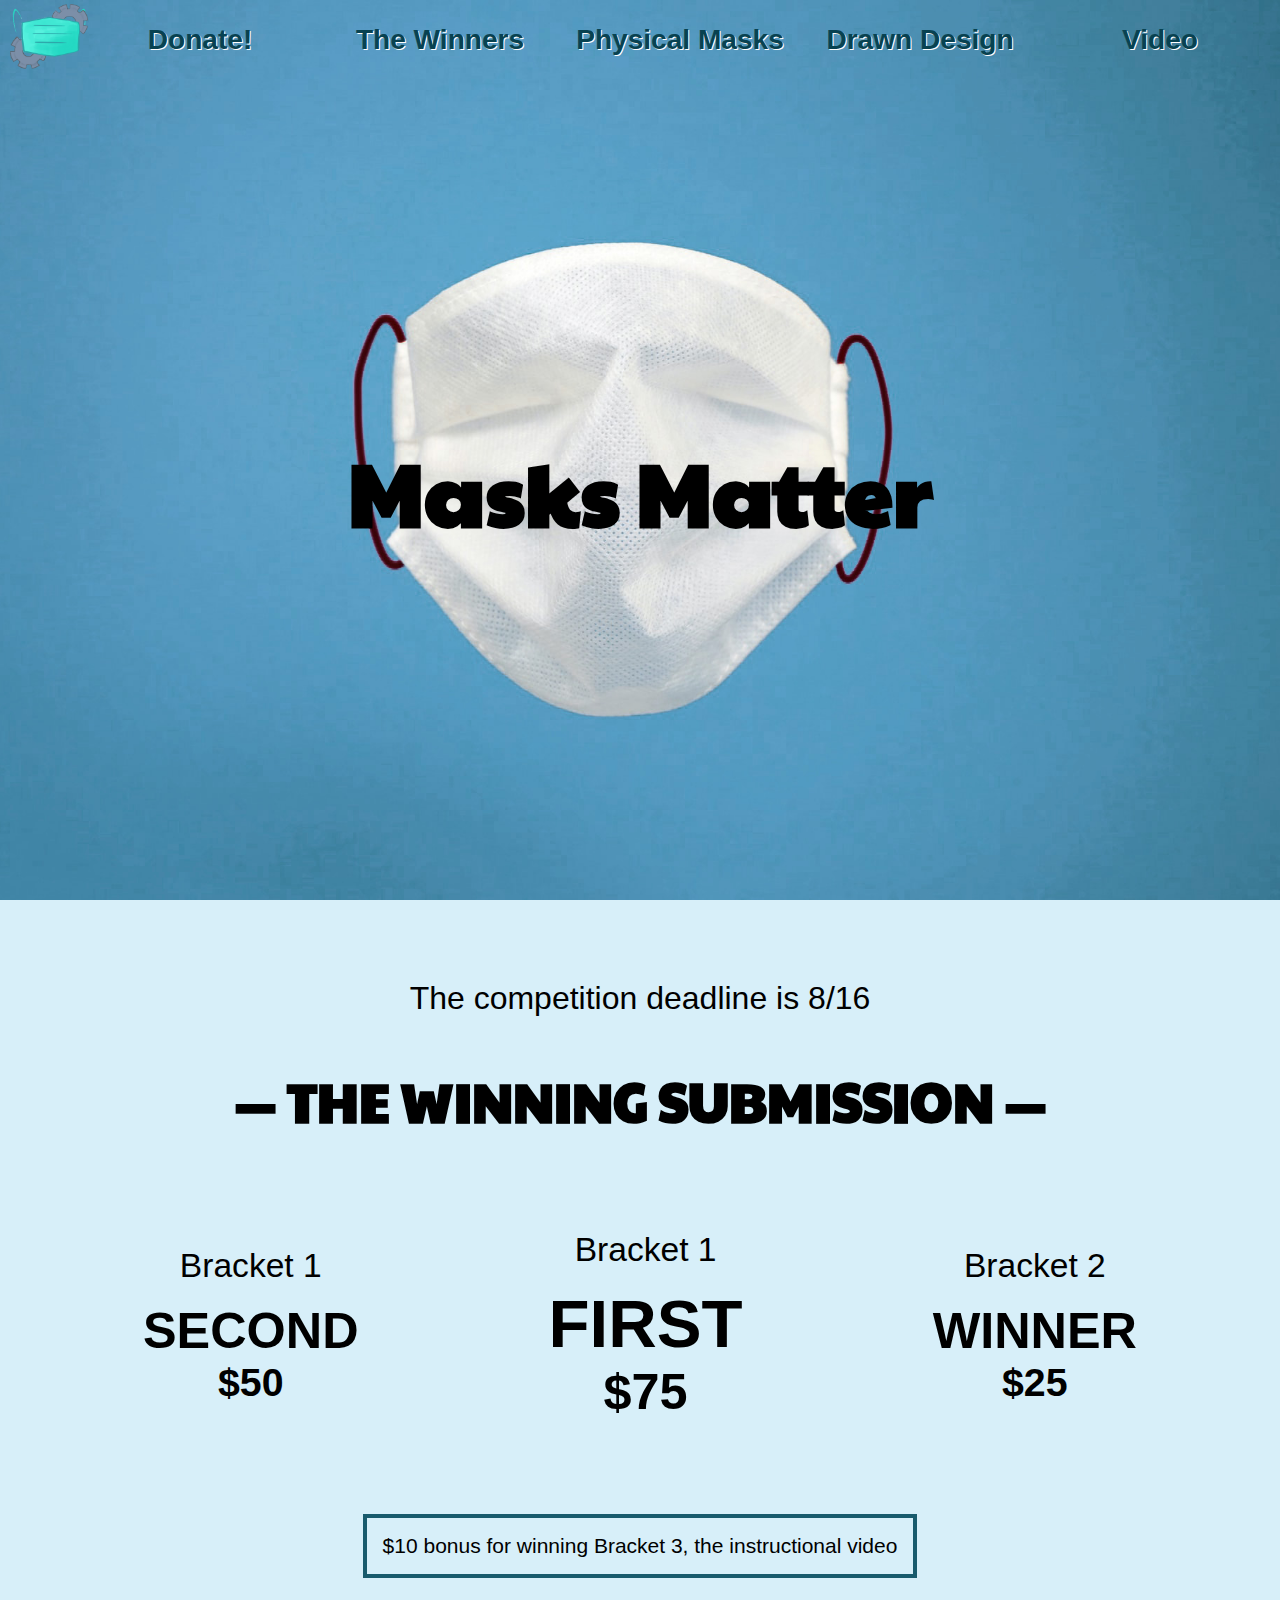
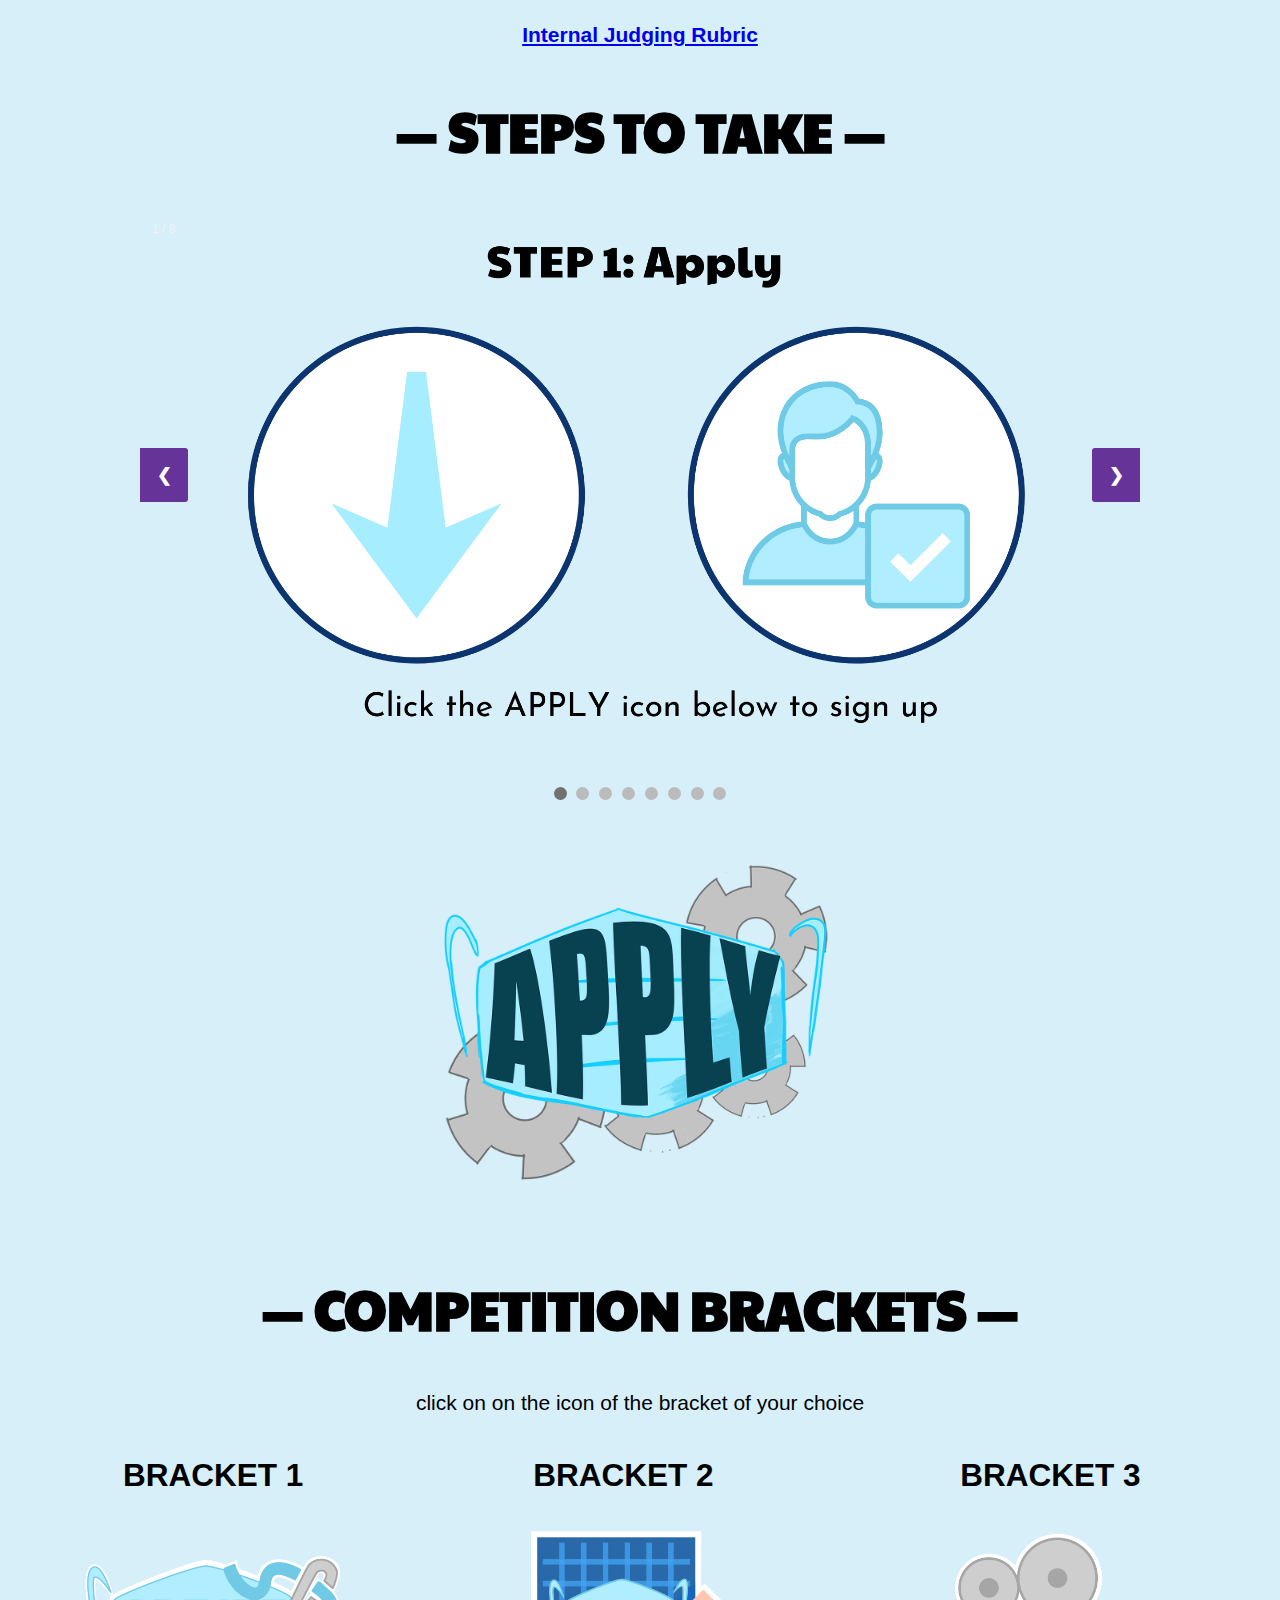
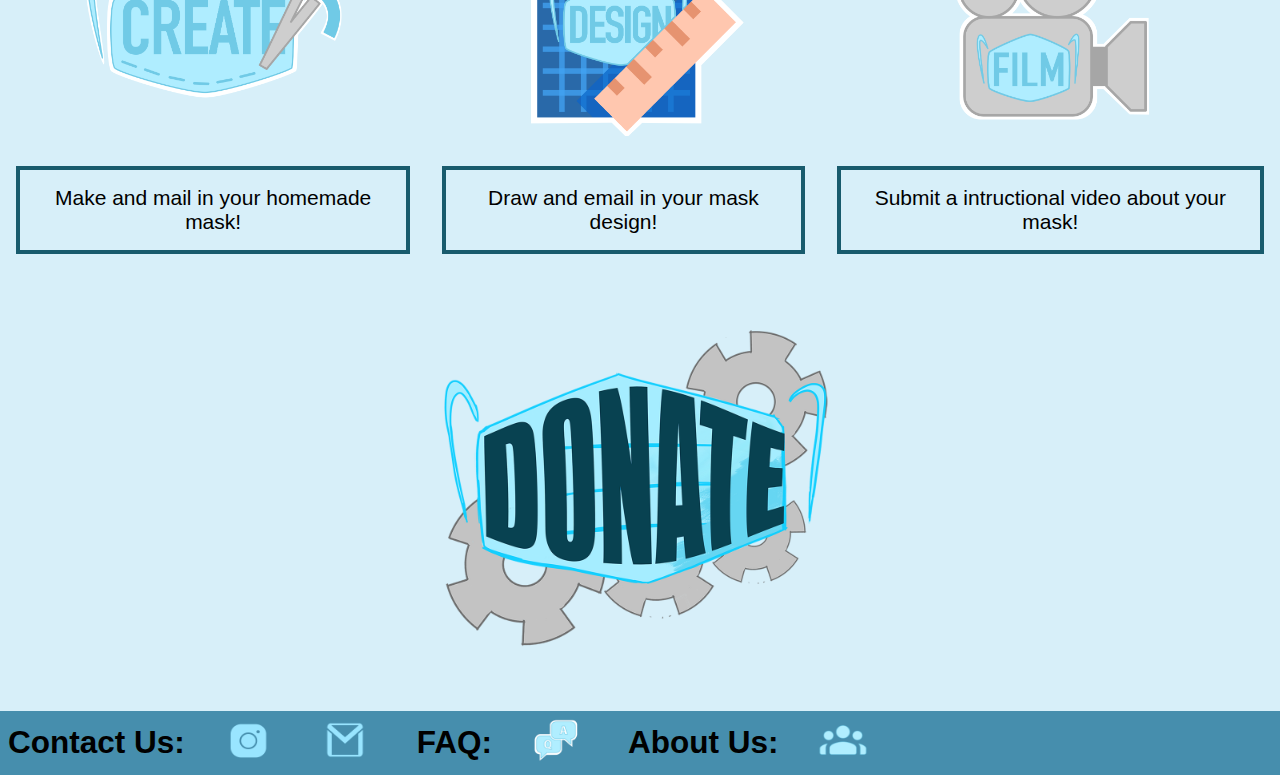
<file: index.html>
<!DOCTYPE HTML>
<html lang="en">
	<head>
		<title>Masks Matter</title>
		<!-- <meta name="viewport" content="width=device-width,initial-scale=1.0"> -->
		<link rel="icon" href="/static/images/favicon.png" type="image/x-icon"/>
		<link href="https://fonts.googleapis.com/css2?family=Paytone+One&display=swap" rel="stylesheet">
		<link href="https://fonts.googleapis.com/css2?family=Josefin+Sans:wght@100;400&display=swap" rel="stylesheet">
		<link href="/static/css/styles.css" rel="stylesheet" type="text/css">
		<link href="/static/css/base.css" rel="stylesheet" type="text/css">
		<link href="/static/css/totoro.css" rel="stylesheet" type="text/css">
	</head>
	<body>
		<nav>
			<input type="checkbox" name="simple" id="simple">
			<label for="simple" id="switch"><span></span></label>
			<div><a href="video.html"><h3>Video</h3></a></div>
			<div><a href="drawingmask.html"><h3>Drawn Design</h3></a></div>
			<div><a href="physicalmask.html"><h3>Physical Masks</h3></a></div>
			<div><a href="showcasedes.html"><h3>The Winners</h3></a></div>
			<div><a target="_blank"href="https://www.gofundme.com/f/MMSF-Supplies-for-Essential-Workers-Businesses?utm_medium=copy_link&utm_source=customer&utm_campaign=p_lico+share-sheet+expWdC"><h3>Donate!</h3></a></div>
			<div><a href="index.html"><h3><img id="home" src="/static/images/cleanedlogo.png" alt="Home"></h3></a></div>
		</nav>
		<header>
			<h1>Masks Matter</h1>
		</header>
		<main>
			<!-- The winning submission subtitle -->
			<div>
				<figcaption id="dates">The competition deadline is 8/16</figcaption>
				<h2 class="subtitles">— THE WINNING SUBMISSION —</h2>
			</div>
			<div id="podium" class="fadein">
				<div class="prize">
					<figcaption class="subcap">Bracket 1</figcaption>
					<h2>SECOND</h2>
					<h3>$50</h3></div>
				<div class="prize">
					<figcaption class="subcap">Bracket 1</figcaption>
					<h1>FIRST</h1>
					<h2>$75</h2></div>
				<div class="prize">
					<figcaption class="subcap">Bracket 2</figcaption>
					<h2>WINNER</h2>
					<h3>$25</h3></div>
			</div>
			<br>
			<p class="border fadein"><span>$10 bonus for winning Bracket 3, the instructional video</span></p>
			<br>

			<span class="intrubric fadein">
				<a id="judgingrubric"target="_blank" href="https://docs.google.com/document/d/1takqXnV4pHnDTSGDVmz1OQdGdse-_edrevI3NCSpIS4/edit?usp=sharing">
					<b>Internal Judging Rubric</b>
				</a>
			</span>

			<h2 class="subtitles">— STEPS TO TAKE —</h2>
			<!-- Slideshow container -->
			<div class="slideshow-container fadein">
				<div class="mySlides fade">
					<div class="numbertext">1 / 8</div>
					<img src="/static/images/1.png" style="width:100%">
				</div>

				<div class="mySlides fade">
					<div class="numbertext">2 / 8</div>
					<img src="/static/images/2.png" style="width:100%">
				</div>

				<div class="mySlides fade">
					<div class="numbertext">3 / 8</div>
					<img src="/static/images/3.png" style="width:100%">
				</div>

				<div class="mySlides fade">
					<div class="numbertext">4 / 8</div>
					<img src="/static/images/4.png" style="width:100%">
				</div>

				<div class="mySlides fade">
					<div class="numbertext">5 / 8</div>
					<img src="/static/images/5.png" style="width:100%">
				</div>

				<div class="mySlides fade">
					<div class="numbertext">6 / 8</div>
					<img src="/static/images/6.png" style="width:100%">
				</div>

				<div class="mySlides fade">
					<div class="numbertext">7 / 8</div>
					<img src="/static/images/7.png" style="width:100%">
				</div>

				<div class="mySlides fade">
					<div class="numbertext">8 / 8</div>
					<img src="/static/images/8.png" style="width:100%">
				</div>
				<div class="prev" onclick="plusSlides(-1, this)">&#10094;</div>
				<div class="next" onclick="plusSlides(1, this)">&#10095;</div>
			</div>
			<div id="dots" style="text-align:center">
				<span class="dot" onclick="currentSlide(1, this)"></span>
				<span class="dot" onclick="currentSlide(2, this)"></span>
				<span class="dot" onclick="currentSlide(3, this)"></span>
				<span class="dot" onclick="currentSlide(4, this)"></span>
				<span class="dot" onclick="currentSlide(5, this)"></span>
				<span class="dot" onclick="currentSlide(6, this)"></span>
				<span class="dot" onclick="currentSlide(7, this)"></span>
				<span class="dot" onclick="currentSlide(8, this)"></span>
			</div>
			<div class="fadein">
				<a target="_blank"
					href="https://docs.google.com/forms/d/e/1FAIpQLScsT2CWmPeAeOIiQAeZ7pk1hlon7UAqh4jieAmbpfq4y2hZqA/viewform">
					<img id="apply" class="imagelink getbigger" src="/static/images/apply.png" alt="Apply Here!"></a>
			</div>

			<h2 class="subtitles">— COMPETITION BRACKETS —</h2>
			<figcaption class="fadein">click on on the icon of the bracket of your choice</figcaption>
			<div class="iconflex">
				<div class="icondiv">
					<figcaption class="fadein"><h2>BRACKET 1</h2></figcaption>
					<a href="physicalmask.html"><h3><img class="icons fadein" src="/static/images/create.PNG" alt="bracket1">
					</h3></a>
					<figcaption class="fadein border"><span>Make and mail in your homemade mask!</span></figcaption>
				</div>
				<div class="icondiv">
					<figcaption class="fadein"><h2>BRACKET 2</h2></figcaption>
					<a href="drawingmask.html"><h3><img class="icons fadein" src="/static/images/design.PNG" alt="bracket2">
					</h3></a>
					<figcaption class="fadein border"><span>Draw and email in your mask design!</span></figcaption>
				</div>
				<div class="icondiv">
					<figcaption class="fadein"><h2>BRACKET 3</h2></figcaption>
					<a href="video.html"><h3><img class="icons fadein" src="/static/images/video.PNG" alt="bracket3"></h3>
					</a>
					<figcaption class="fadein border"><span>Submit a intructional video about your mask!</span></figcaption>
				</div>
			</div>

			<div id="donate" class="fadein">
				<a target="_blank"
					href="https://www.gofundme.com/f/MMSF-Supplies-for-Essential-Workers-Businesses?utm_medium=copy_link&utm_source=customer&utm_campaign=p_lico+share-sheet+expWdC">
					<img class="fadein getbigger imagelink" src="/static/images/dooonut.png" alt="Donate Here!">
				</a>
				<br>
				<br>
			</div>
		</main>
		<footer>
			<h2>Contact Us:</h2>
			<a target="_blank" href="https://www.instagram.com/masksmattersf/"><img class="instagram" src="/static/images/instagram.PNG" alt="Instagram"></a>
			<a target="_blank" href="mailto:masksmattersf@gmail.com"><img class="instagram" src="/static/images/email.PNG" alt="Mail"></a>
			<h2>FAQ:</h2>
			<a href="faq.html"><img class="instagram" src="/static/images/borderQA.PNG" alt="Instagram"></a>
			<h2>About Us:</h2>
			<a href="aboutus.html"><img class="instagram" src="/static/images/team.PNG" alt="Instagram"></a>
		</footer>
		<script src="https://code.jquery.com/jquery-3.5.1.min.js" integrity="sha256-9/aliU8dGd2tb6OSsuzixeV4y/faTqgFtohetphbbj0=" crossorigin="anonymous"></script>
		<script src="/static/js/fadein.js"></script>
		<script src="/static/js/slides.js"></script>
	</body>
</html>
<!-- ANIMATE
	make emailing diff as in email send to new tab
	phone vers.
 -->
</file>
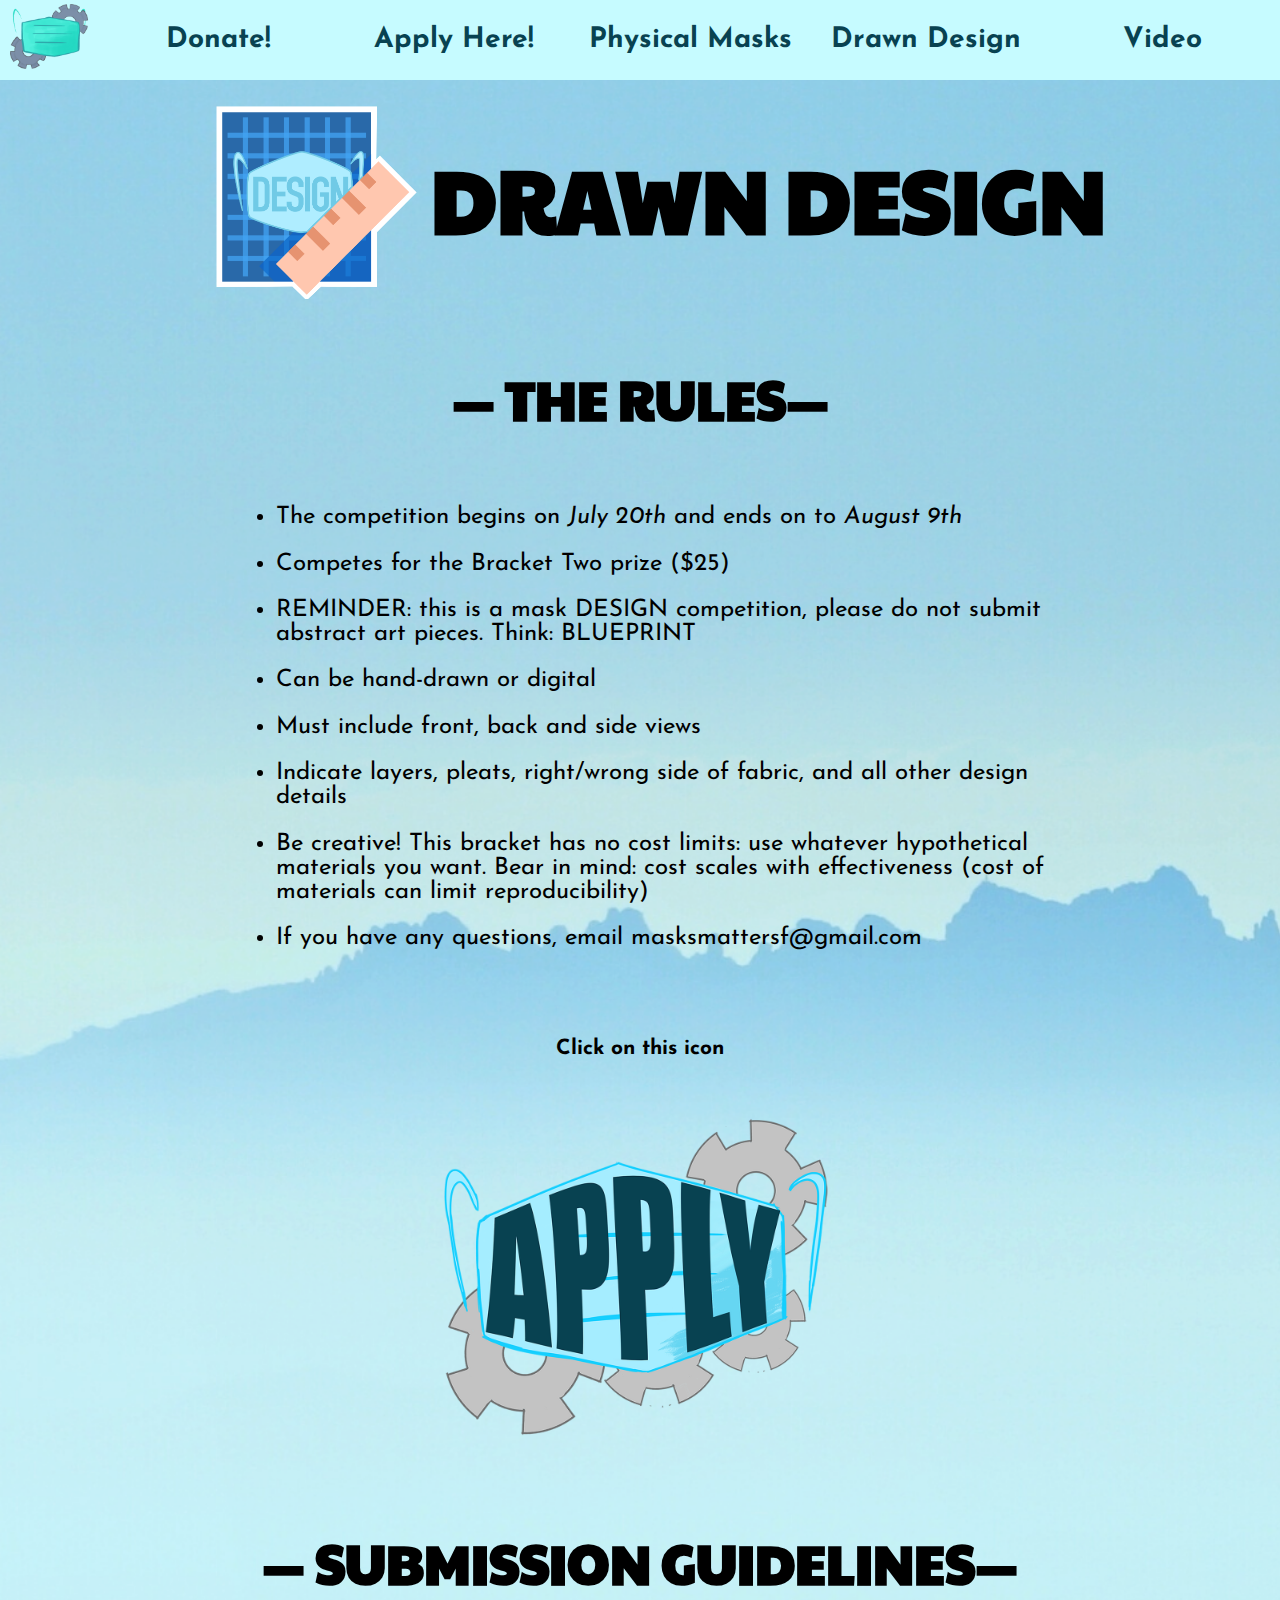
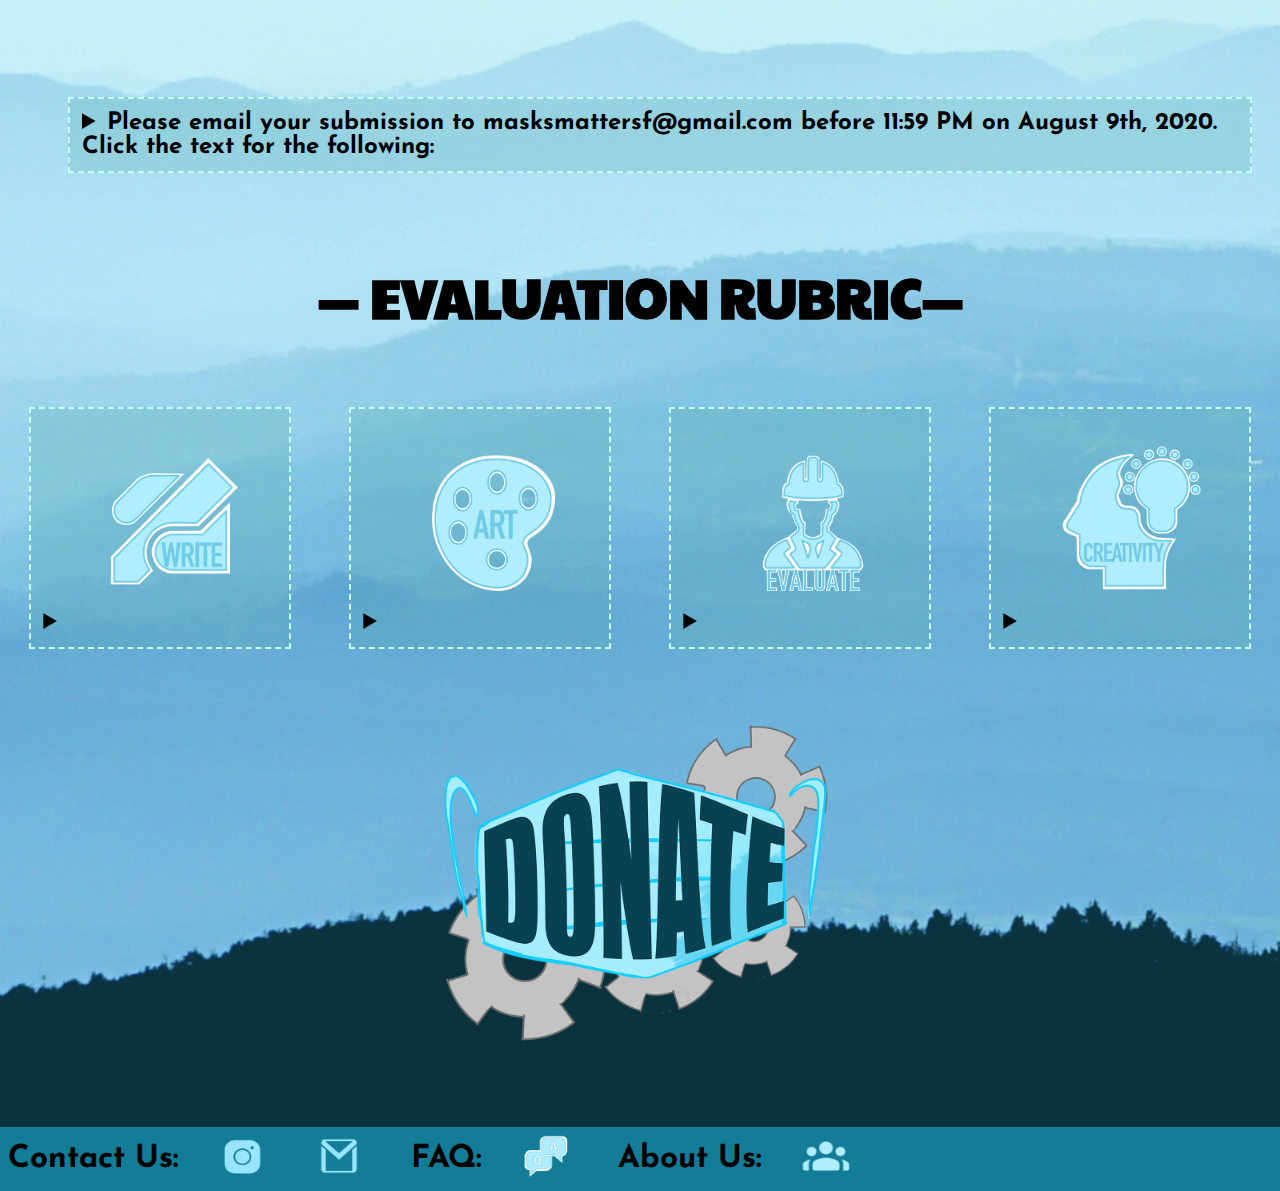
<file: drawingmask.html>
<!DOCTYPE HTML>
<html lang="en">
	<head>
		<title>Masks Matter</title>
		<!--<meta name="viewport" content="width=device-width,initial-scale=1.0"> -->
		<link rel='icon' href='images/favicon.png' type='image/x-icon'/>
		<link href="https://fonts.googleapis.com/css2?family=Paytone+One&display=swap" rel="stylesheet">
		<link href="https://fonts.googleapis.com/css2?family=Josefin+Sans:wght@100;400&display=swap" rel="stylesheet">
		<link href="base.css" rel="stylesheet" type="text/css">
		<link href="styles.css" rel="stylesheet" type="text/css">
		<link href="subsites.css" rel="stylesheet" type="text/css">
	</head>
	<body>
		<nav>
			<input type="checkbox" name="simple" id="simple">
			<label for="simple" id="switch"><span></span></label>
			<li><a href="video.html"><h3>Video</h3></a></li>
			<li><a href="drawingmask.html"><h3>Drawn Design</h3></a></li>
			<li><a href="physicalmask.html"><h3>Physical Masks</h3></a></li>
			<li><a target="_blank" href="https://docs.google.com/forms/d/e/1FAIpQLScsT2CWmPeAeOIiQAeZ7pk1hlon7UAqh4jieAmbpfq4y2hZqA/viewform"><h3>Apply Here!</h3></a></li>
			<li><a target="_blank" href="https://www.gofundme.com/f/MMSF-Supplies-for-Essential-Workers-Businesses?utm_medium=copy_link&utm_source=customer&utm_campaign=p_lico+share-sheet+expWdC"><h3>Donate!</h3></a></li>
			<li><a href="index.html"><h3><img id="home" src="images/cleanedlogo.png" alt="Home"></h3></a></li>
		</nav>
		<header>
			<img src="images/design.PNG">
			<h1>DRAWN DESIGN</h1>
		</header>

		<h2 class="subtitles">— THE RULES—</h2>
		<div class="fadein spaceonsameline therules">
			<ul>
				<li>The competition begins on <i>July 20th</i> and ends on to <i>August 9th</i></li>
				<li>Competes for the Bracket Two prize ($25)</li>
				<li>REMINDER: this is a mask DESIGN competition, please do not submit abstract art pieces. Think: BLUEPRINT</li>
				<li>Can be hand-drawn or digital</li>
				<li>Must include front, back and side views</li>
				<li>Indicate layers, pleats, right/wrong side of fabric, and all other design details</li>
				<li>Be creative! This bracket has no cost limits: use whatever hypothetical materials you want. Bear in mind: cost scales with effectiveness (cost of materials can limit reproducibility)</li>
				<li>If you have any questions, email masksmattersf@gmail.com</li>
			</ul>
		</div>
		<br>
		<br>
		<div class="fadein">
			<figcaption><b>Click on this icon</b></figcaption>
			<a target="_blank" href="https://docs.google.com/forms/d/e/1FAIpQLScsT2CWmPeAeOIiQAeZ7pk1hlon7UAqh4jieAmbpfq4y2hZqA/viewform">
				<img id="apply" class="imagelink getbigger" src="images/apply.png" alt="Apply Here!"></a>
		</div>
		<h2 id="designadvice" class="subtitles">— SUBMISSION GUIDELINES—</h2>
		<div class="spaceonsameline fadein">
			<ol>
				<details>
					<summary>
						Please email your submission to masksmattersf@gmail.com before 11:59 PM on August 9th, 2020. Click the text for the following:
					</summary>
					<ol class="guidelines">
						<li>Heading of the email: “(FIRST AND LAST NAME), Masks Matter Design Competition”</li>
						<li>A bullet point list of all the materials used, along with their quantity, dimensions, and costs</li>
						<li>A thoughtful description behind design choices</li>
						<li>AT LEAST 3 high-resolution pictures of your design (must include at least the FRONT, BACK, and the SIDE view) </li>
						<li>Step by step instructions on how to create your mask </li>
						<li>At the end of the email, please type the following sentence and fill in your name: “I, (YOUR FULL NAME), hereby consent to allow Masks Matter to publish my mask design submission for the purpose of spreading public health awareness.” </li>
						<li>If you are submitting the B3 bonus video, please include the Youtube link in the email</li>
					</ol>
				</details>
			</ol>
		</div>
		<h2 class="subtitles">— EVALUATION RUBRIC—</h2>
		<div class="fadein">
			<ol id="criteria">
				<details>
					<summary>
						<img src="images/write-up.PNG" class="evalicon" alt="Home">
					</summary>
					<div>
						<ol class="guidelines">
							<li>Worth 30%</li>
							<li>Explain design choices using logical reasoning and engineering principles</li>
						</ol>
					</div>
				</details>
				<details>
					<summary>
						<img class="evalicon" src="images/art.PNG" alt="Home">
					</summary>
					<div>
						<ol class="guidelines">
							<li>Worth 20%</li>
							<li>The artistic/aesthetic merits of design</li>
						</ol>
					</div>
				</details>
				<details>
					<summary>
						<img class="evalicon" src="images/evaluate.PNG" alt="Home">
					</summary>
					<div>
						<ol class="guidelines">
							<li>Worth 40%</li>
							<li>A specialty judge will evaluate your design on:</li>
							<li>Sound engineering principles</li>
							<li>Theoretical security & comfort</li>
							<li>Innovation</li>
						</ol>
					</div>
				</details>
				<details>
					<summary>
						<img class="evalicon" src="images/creativity.PNG" alt="Home">
					</summary>
					<div>
						<ol class="guidelines">
							<li>Worth 10%</li>
							<li>Questions to consider</li>
							<li>How innovative is your design AND how does it contribute to the security, reproducibility, and/or comfort of the design?</li>
						</ol>
					</div>
				</details>
			</ol>
		</div>

		<div id="donate">
			<a target="_blank" href="https://www.gofundme.com/f/MMSF-Supplies-for-Essential-Workers-Businesses?utm_medium=copy_link&utm_source=customer&utm_campaign=p_lico+share-sheet+expWdC">
				<img class="fadein getbigger imagelink" src="images/dooonut.png" alt="Donate Here!">
			</a>
		</div>
		<br>
		<br>
		<footer>
			<h2>Contact Us:</h2>
			<a target="_blank" href="https://www.instagram.com/masksmattersf/"><img class="instagram"src="images/instagram.PNG" alt="Instagram"></a>
			<a target="_blank" href="mailto:masksmattersf@gmail.com"><img class = "instagram" src="images/email.PNG" alt="Mail"></a>
			<h2>FAQ:</h2>
			<a  href="faq.html"><img class="instagram" src="images/borderQA.PNG" alt="Instagram"></a>
			<h2>About Us:</h2>
			<a href="aboutus.html"><img class="instagram" src="images/team.PNG" alt="Instagram"></a>
		</footer>
		<script src="https://code.jquery.com/jquery-3.5.1.min.js" integrity="sha256-9/aliU8dGd2tb6OSsuzixeV4y/faTqgFtohetphbbj0=" crossorigin="anonymous"></script>
		<script src="anime.js"> </script>
	</body>
</html>
</file>
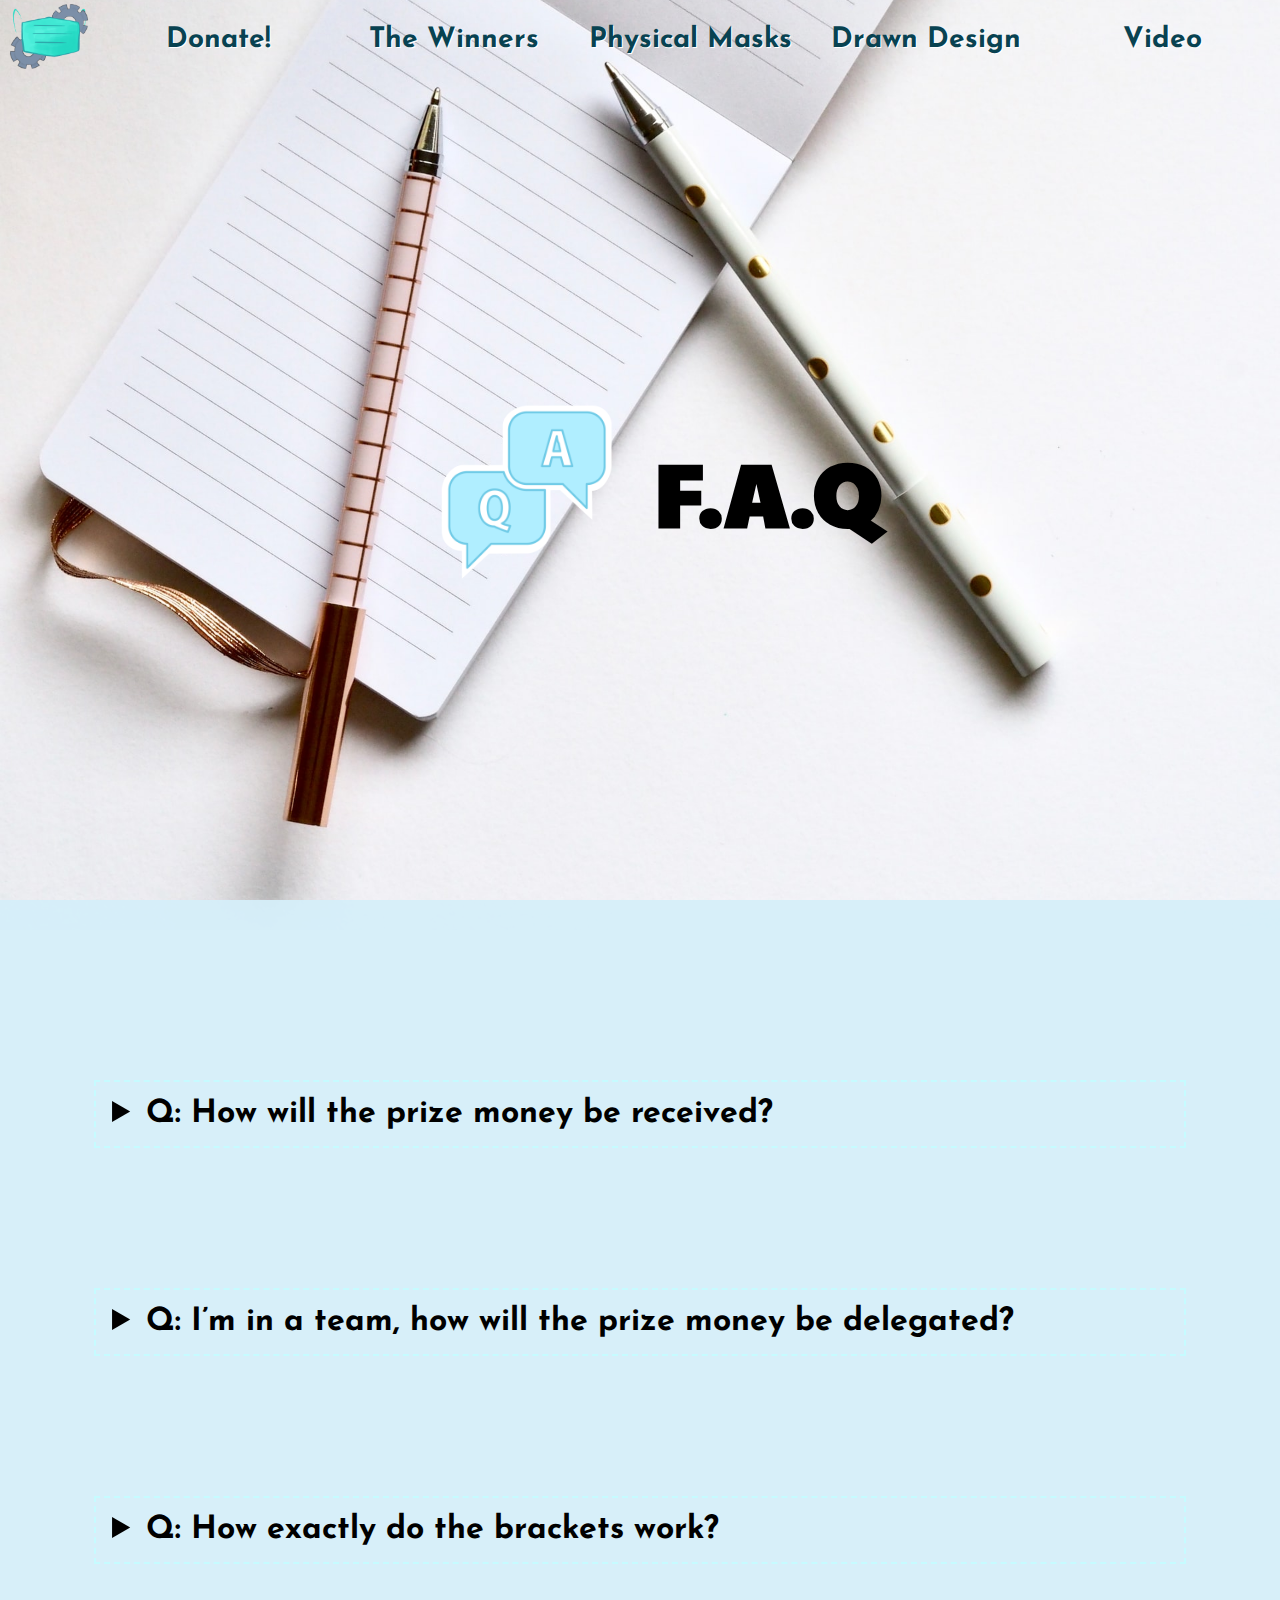
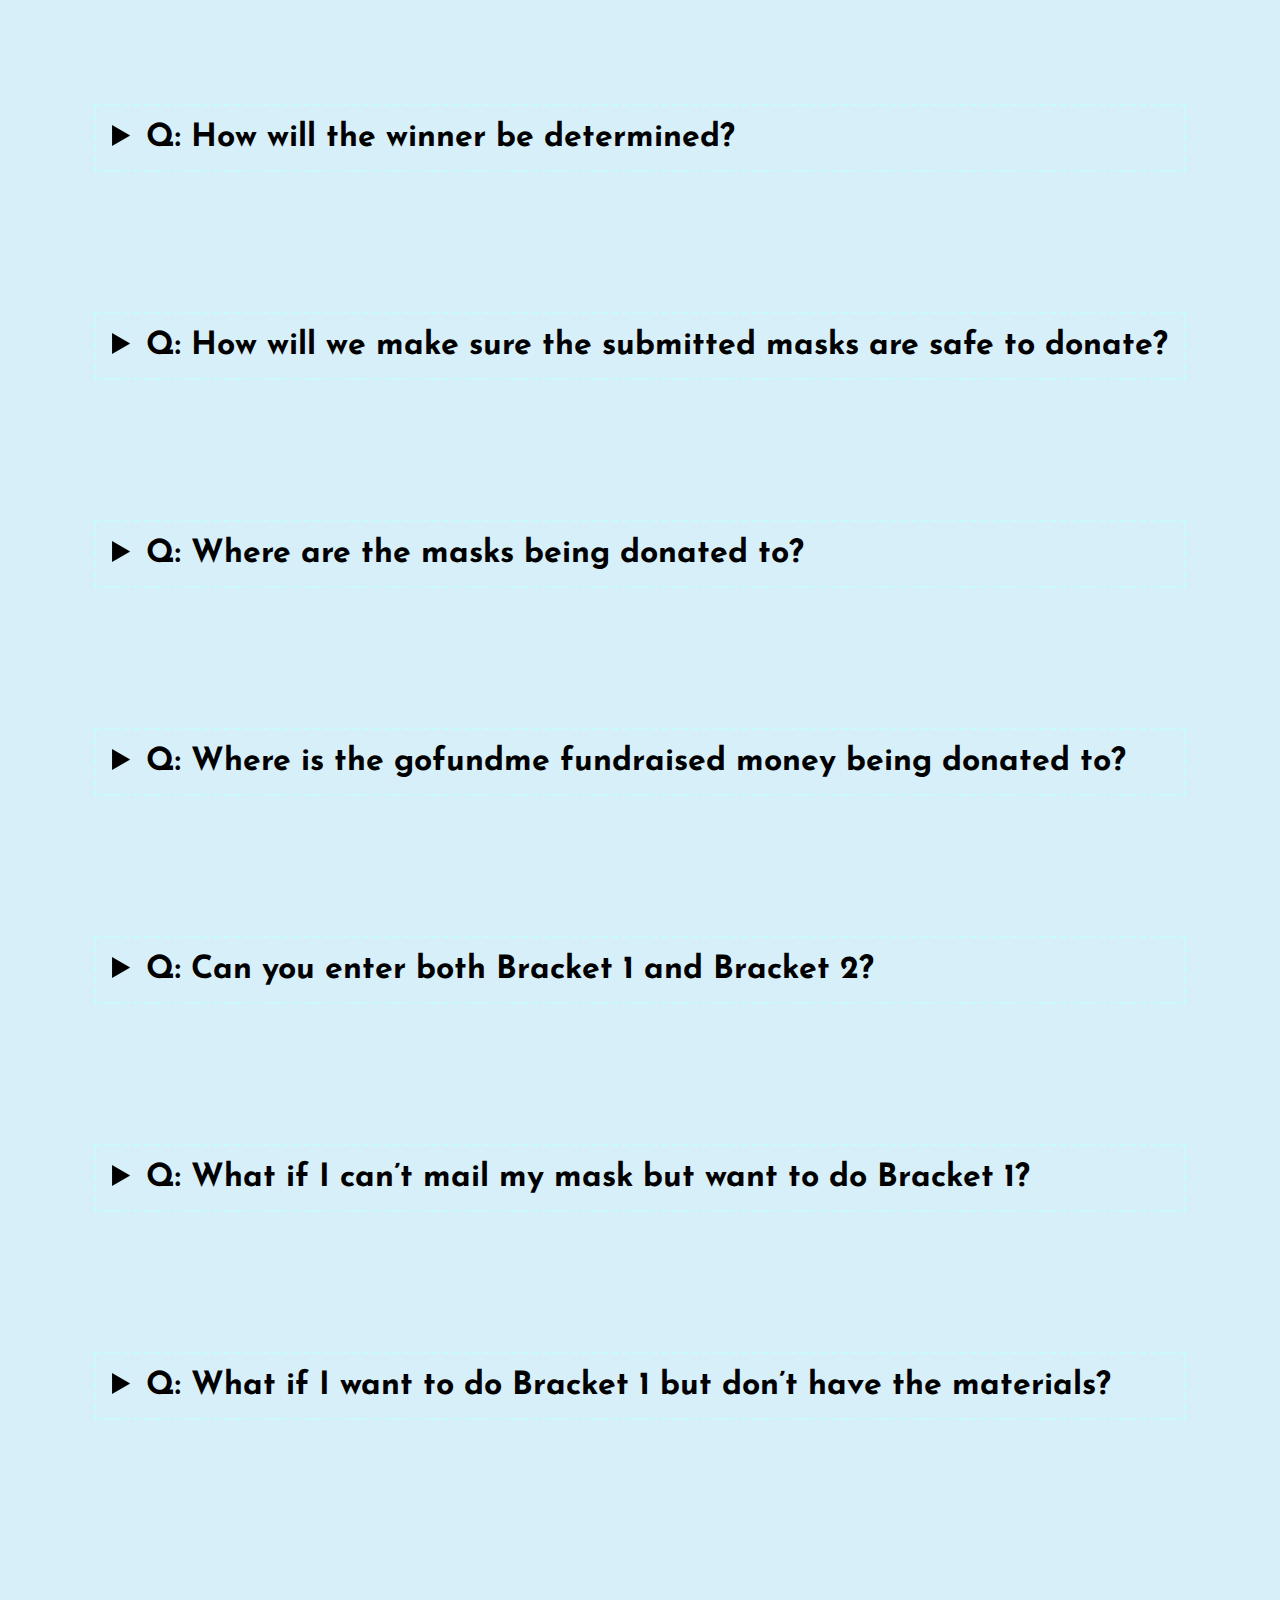
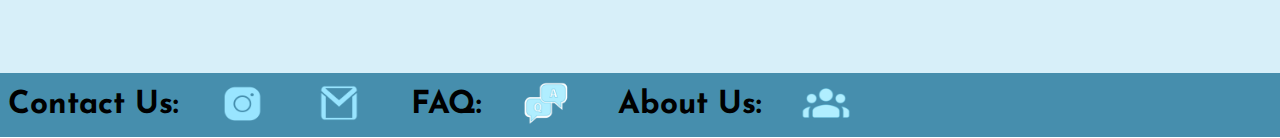
<file: faq.html>
<!DOCTYPE HTML>
<html lang="en">
	<head>
		<title>Masks Matter</title>
		<link rel='icon' href='/static/images/favicon.png' type='image/x-icon'/>
		<link href="https://fonts.googleapis.com/css2?family=Paytone+One&display=swap" rel="stylesheet">
		<link href="https://fonts.googleapis.com/css2?family=Josefin+Sans:wght@100;400&display=swap" rel="stylesheet">
		<link href="/static/css/styles.css" rel="stylesheet" type="text/css">
		<link href="/static/css/base.css" rel="stylesheet" type="text/css">
		<link href="/static/css/faq.css" rel="stylesheet" type="text/css">
	</head>
	<body>
		<nav>
			<input type="checkbox" name="simple" id="simple">
			<label for="simple" id="switch"><span></span></label>
			<div><a href="video.html"><h3>Video</h3></a></div>
			<div><a href="drawingmask.html"><h3>Drawn Design</h3></a></div>
			<div><a href="physicalmask.html"><h3>Physical Masks</h3></a></div>
			<div><a href="showcasedes.html"><h3>The Winners</h3></a></div>
			<div><a target="_blank"href="https://www.gofundme.com/f/MMSF-Supplies-for-Essential-Workers-Businesses?utm_medium=copy_link&utm_source=customer&utm_campaign=p_lico+share-sheet+expWdC"><h3>Donate!</h3></a></div>
			<div><a href="index.html"><h3><img id="home" src="/static/images/cleanedlogo.png" alt="Home"></h3></a></div>
		</nav>
		<header>
			<img src="/static/images/borderQA.PNG">
			<h1>F.A.Q</h1>
		</header>
		<main>
			<div class="spaceonsameline">
				<ol>
					<details>
						<summary class="question fadein">
							Q: How will the prize money be received?
						</summary>
						<ol class="answer">
							<li>
								Whichever platform is easier for the winners: Venmo, paypal, giftcard(if absolutely necessary).
							</li>
							<li>
								We will email the winners to confirm their choice after the winners are decided.
							</li>
						</ol>
					</details>
					<details>
						<summary class="question fadein">
							Q: I’m in a team, how will the prize money be delegated?
						</summary>
						<ol class="answer">
							<li>
								We unfortunately can not award every team member the full winning prize. It would have to be divided amongst members of the winning team.
							</li>
						</ol>
					</details>
					<details>
						<summary class="question fadein">
							Q: How exactly do the brackets work?
						</summary>
						<ol class="answer">
							<li>
								There are three brackets of competition: B1 (physical mask designs), B2 (drawn mask designs), and B3 (optional instructional video).
							</li>
							<li>You can enter either B1 or B2, but you can’t enter both.
							</li>
							<li>Regardless if you enter B1 or B2, you can choose to enter B3 as a supplement (you CANNOT only enter B3).
							</li>
						</ol>
					</details>
					<details>
						<summary class="question fadein">
							Q: How will the winner be determined?
						</summary>
						<ol class="answer">
							<li>
								B1 (Physical Masks): Someone on our team will perform the physical tests on each mask. Judges would evaluate your mask based on the rubric.
							</li>
							<li>B2 (Drawn Designs): Taking your blueprint and write-up in consideration, judges will grade based on the rubric.</li>
							<li>B3 (Video): Our team will watch, discuss and grade based on the rubric.</li>
							<li>More details on our rubric can be found on our website.</li>
						</ol>
					</details>
					<details>
						<summary class="question fadein">
							Q: How will we make sure the submitted masks are safe to donate?
						</summary>
						<ol class="answer">
							<li>
								When our team receives them, they will be machine washed on high heat with.disinfectant and tumble dried cold. After the tests are performed, they will be machine washed again.
							</li>
							<li>Upon donation to the organization we are partnering with, they will wash it again.</li>
							<li>The organizations and people receiving the mask are encouraged to wash it again.</li>
						</ol>
					</details>
					<details>
						<summary class="question fadein">
							Q: Where are the masks being donated to?
						</summary>
						<ol class="answer">
							<li>
								A partnered nonprofit organization is helping us distribute masks at mask drives around San Francisco.
							</li>
						</ol>
					</details>
					<details>
						<summary class="question fadein">
							Q: Where is the gofundme fundraised money being donated to?
						</summary>
						<ol class="answer">
							<li>
								A partnered non-profit organization to help them buy fabrics for masks.
							</li>
							<li>To fund for winning prizes.</li>
						</ol>
					</details>
					<details>
						<summary class="question fadein">
							Q: Can you enter both Bracket 1 and Bracket 2?
						</summary>
						<ol class="answer">
							<li>
								No, you have to choose 1 or 2, but regardless of whichever you choose, you can still do Bracket 3.
							</li>
						</ol>
					</details>
					<details>
						<summary class="question fadein">
							Q: What if I can’t mail my mask but want to do Bracket 1?
						</summary>
						<ol class="answer">
							<li>
								You can email masksmattersf@gmail.com to arrange a pick up order in <u>San Francisco</u>
							</li>
						</ol>
					</details>
					<details>
						<summary class="question fadein">
							Q: What if I want to do Bracket 1 but don’t have the materials?
						</summary>
						<ol class="answer">
							<li>
								We cannot provide you materials, but we encourage you to team up with someone who has the materials.
							</li>
						</ol>
					</details>
				</ol>
			</div>
			<div id="empty"></div>
			<br>
		</main>
		<footer>
			<h2>Contact Us:</h2>
			<a  href="https://www.instagram.com/masksmattersf/"><img class="instagram"src="/static/images/instagram.PNG" alt="Instagram"></a>
			<a href="mailto:masksmattersf@gmail.com"><img class = "instagram" src="/static/images/email.PNG" alt="Mail"></a>
			<h2>FAQ:</h2>
			<a  href="faq.html"><img class="instagram" src="/static/images/borderQA.PNG" alt="Instagram"></a>
			<h2>About Us:</h2>
			<a href="aboutus.html"><img class="instagram" src="/static/images/team.PNG" alt="Instagram"></a>
		</footer>
		<script src="https://code.jquery.com/jquery-3.5.1.min.js" integrity="sha256-9/aliU8dGd2tb6OSsuzixeV4y/faTqgFtohetphbbj0=" crossorigin="anonymous"></script>
		<script src="/static/js/fadein.js"> </script>
	</body>
</html>
</file>
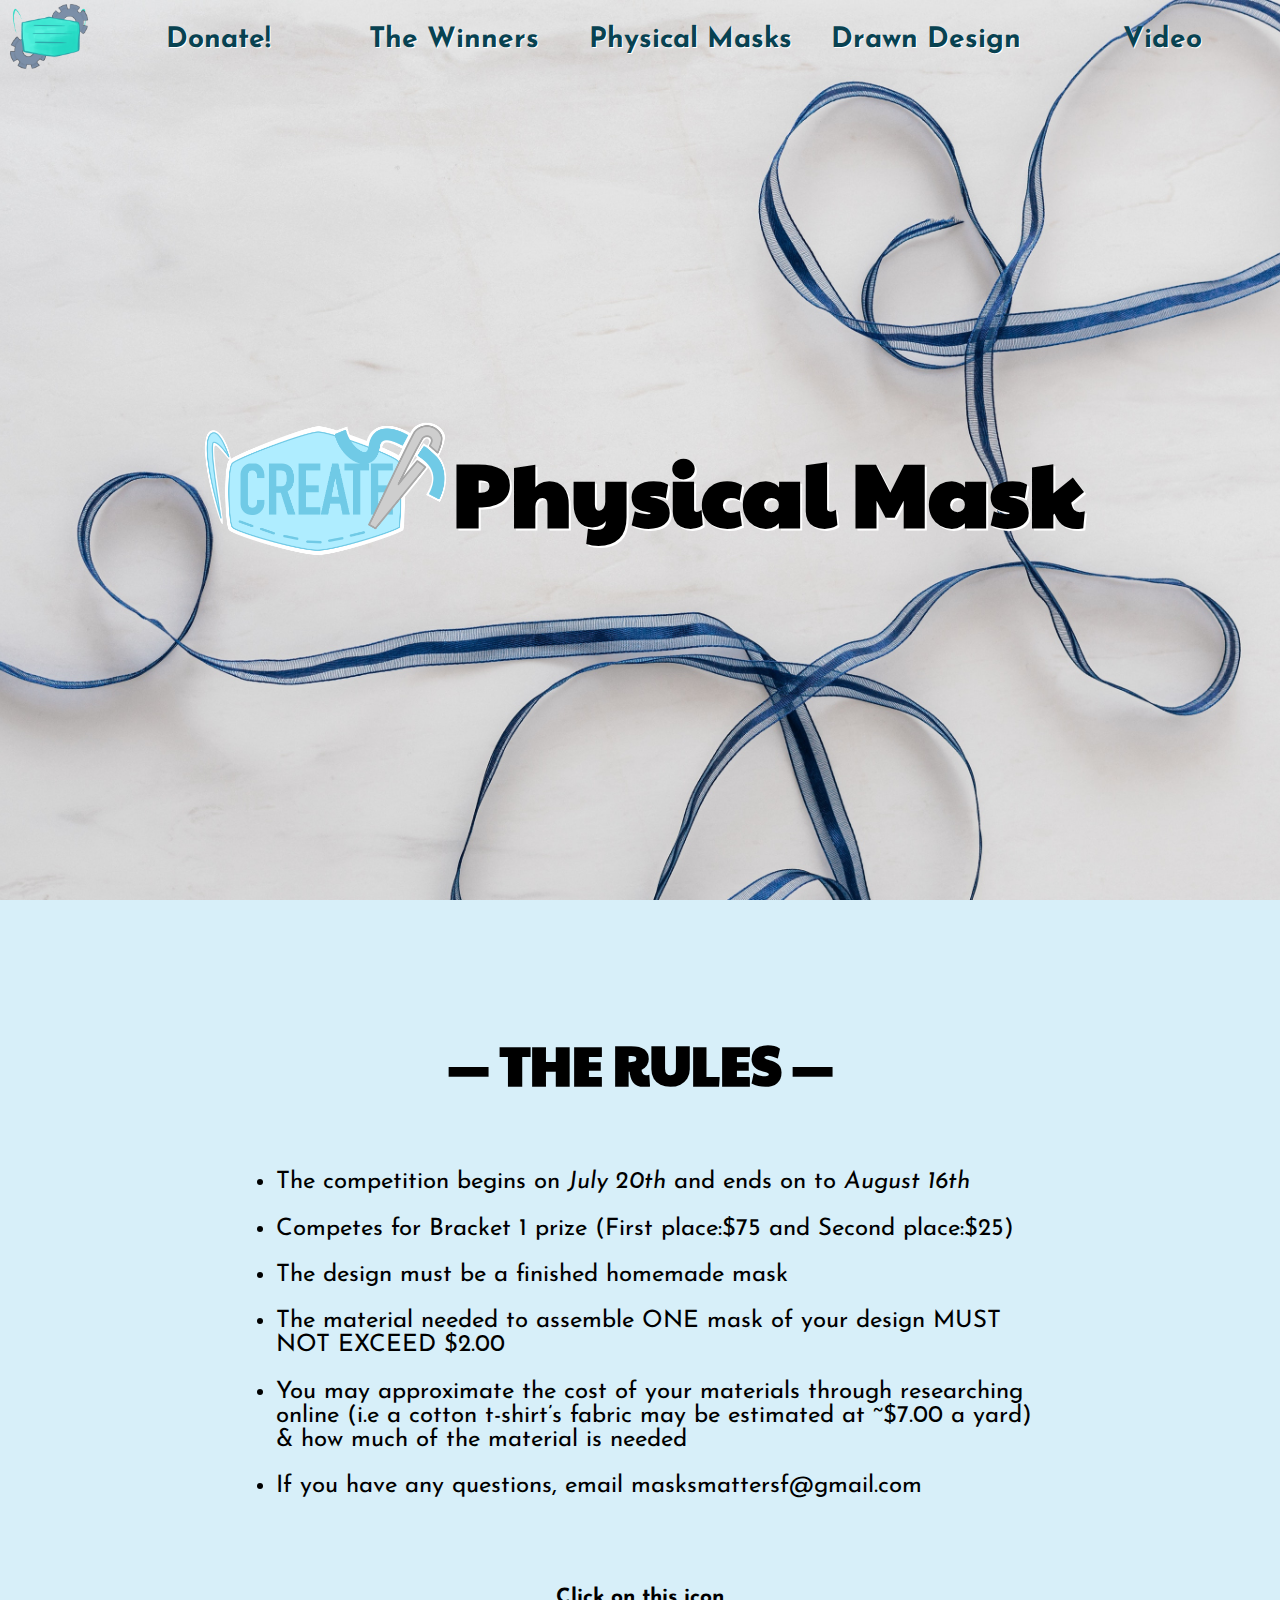
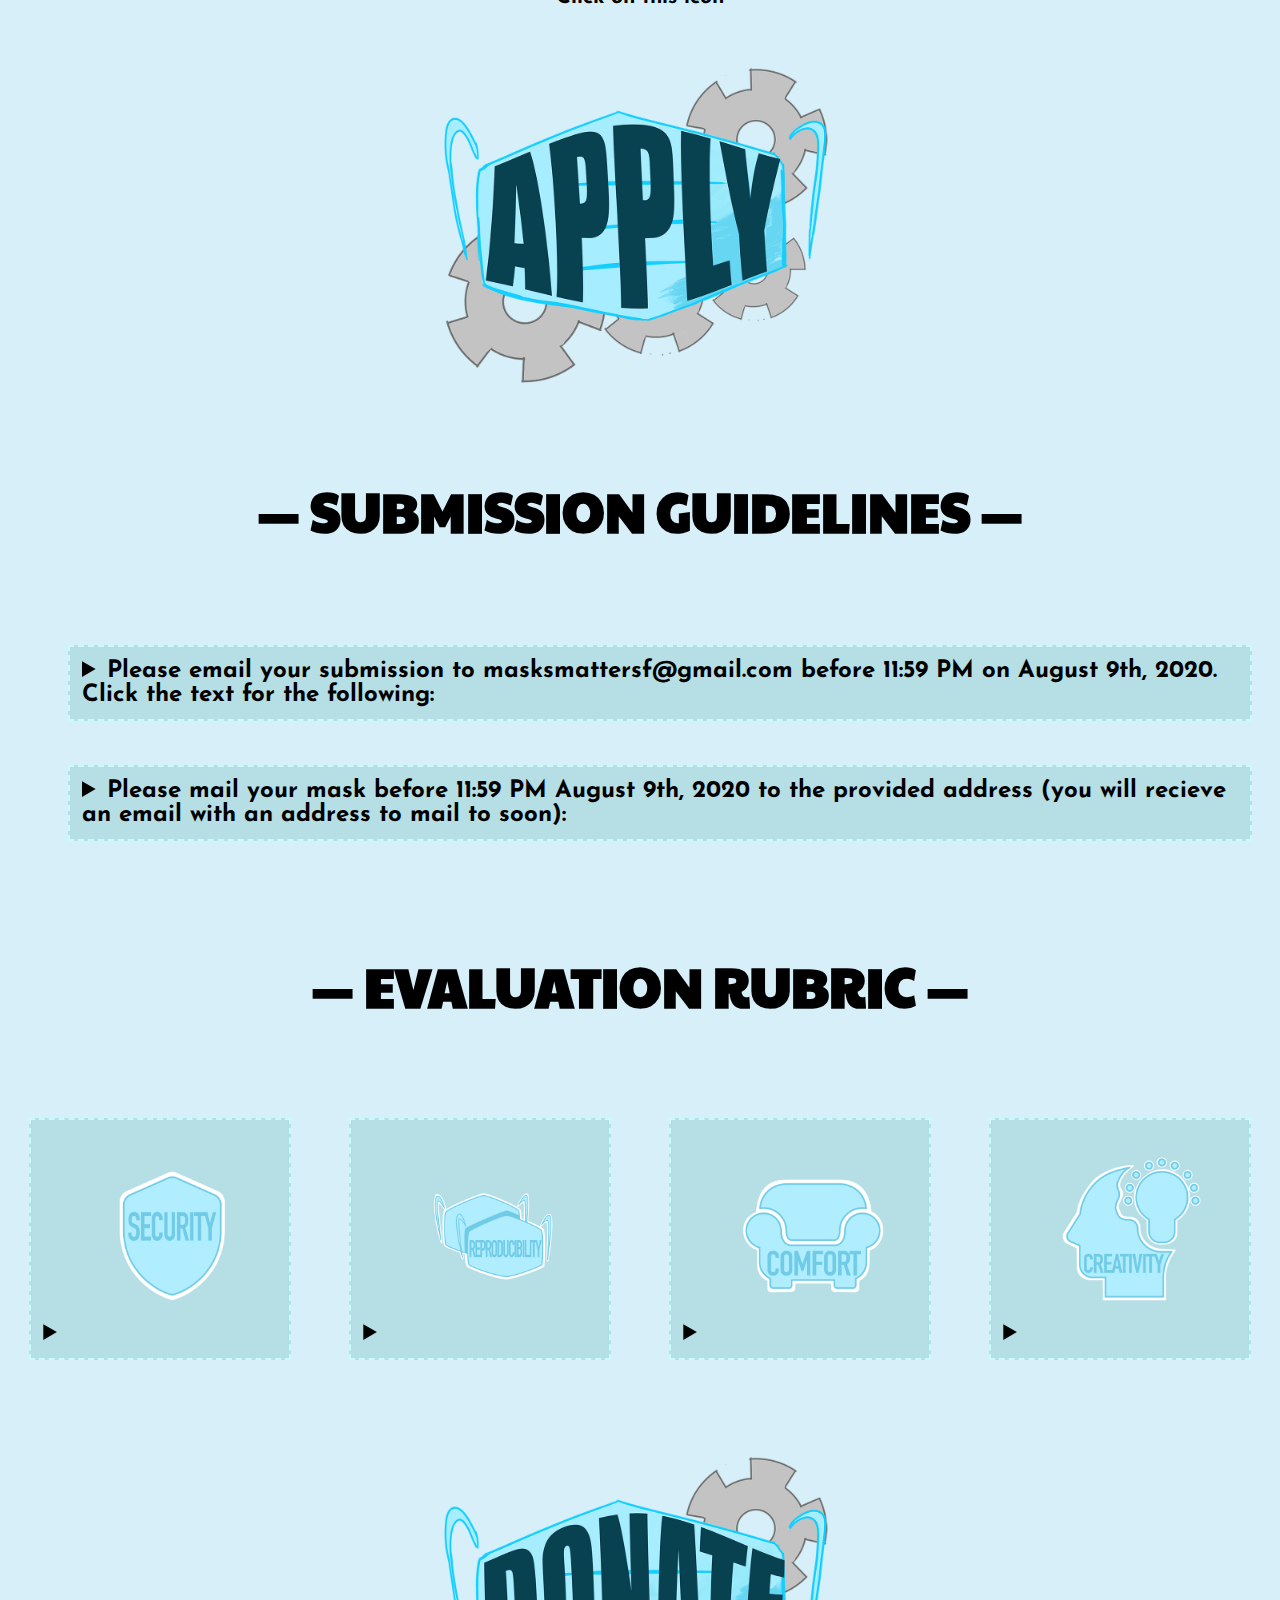
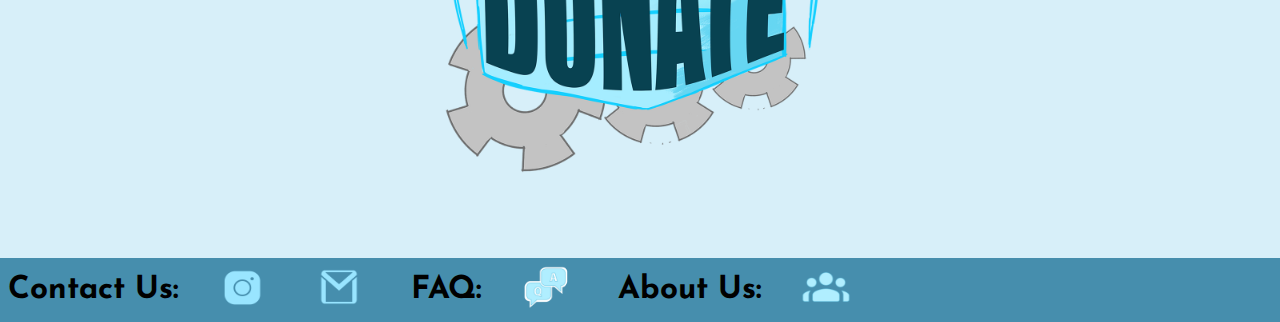
<file: physicalmask.html>
<!DOCTYPE HTML>
<html lang="en">
	<head>
		<title>Masks Matter</title>
		<!-- 	<meta name="viewport" content="width=device-width,initial-scale=1.0"> -->
		<link rel='icon' href='/static/images/favicon.png' type='image/x-icon'/>
		<link href="https://fonts.googleapis.com/css2?family=Paytone+One&display=swap" rel="stylesheet">
		<link href="https://fonts.googleapis.com/css2?family=Josefin+Sans:wght@100;400&display=swap" rel="stylesheet">
		<link href="/static/css/base.css" rel="stylesheet" type="text/css">
		<link href="/static/css/styles.css" rel="stylesheet" type="text/css">
		<link href="/static/css/subsites.css" rel="stylesheet" type="text/css">
		<link href="/static/css/physical.css" rel="stylesheet" type="text/css">
		<link href="/static/css/lightbox2-2.11.3/dist/css/lightbox.css" rel="stylesheet" />
	</head>

	<body>
		<nav>
			<input type="checkbox" name="simple" id="simple">
			<label for="simple" id="switch"><span></span></label>
			<div><a href="video.html"><h3>Video</h3></a></div>
			<div><a href="drawingmask.html"><h3>Drawn Design</h3></a></div>
			<div><a href="physicalmask.html"><h3>Physical Masks</h3></a></div>
			<div><a href="showcasedes.html"><h3>The Winners</h3></a></div>
			<div><a target="_blank"href="https://www.gofundme.com/f/MMSF-Supplies-for-Essential-Workers-Businesses?utm_medium=copy_link&utm_source=customer&utm_campaign=p_lico+share-sheet+expWdC"><h3>Donate!</h3></a></div>
			<div><a href="index.html"><h3><img id="home" src="/static/images/cleanedlogo.png" alt="Home"></h3></a></div>
		</nav>

		<header>
			<img src="/static/images/create.PNG"><h1>Physical Mask</h1>
		</header>

		<main>
			<h2 class="subtitles">— THE RULES —</h2>
			<div class="fadein spaceonsameline therules">
				<ul>
					<li>The competition begins on <i>July 20th</i> and ends on to <i>August 16th</i></li>
					<li>Competes for Bracket 1 prize (First place:$75 and Second place:$25)</li>
					<li>The design must be a finished homemade mask</li>
					<li>The material needed to assemble ONE mask of your design MUST NOT EXCEED $2.00</li>
					<li>You may approximate the cost of your materials through researching online (i.e a cotton t-shirt’s fabric may be estimated at ~$7.00 a yard) & how much of the material is needed</li>
					<li>If you have any questions, email masksmattersf@gmail.com</li>
				</ul>
			</div>
			<br>
			<br>
			<div class="fadein">
				<figcaption><b>Click on this icon</b></figcaption>
				<a target="_blank" href="https://docs.google.com/forms/d/e/1FAIpQLScsT2CWmPeAeOIiQAeZ7pk1hlon7UAqh4jieAmbpfq4y2hZqA/viewform">
					<img id="apply" class="imagelink getbigger" src="/static/images/apply.png" alt="Apply Here!"></a>
			</div>

			<h2 id="designadvice" class="subtitles">— SUBMISSION GUIDELINES —</h2>
			<div class="spaceonsameline fadein">
				<ol>
					<details>
						<summary>
							Please email your submission to masksmattersf@gmail.com before 11:59 PM on August 9th, 2020. Click the text for the following:
						</summary>
						<ol class="guidelines">
							<li>Heading of the email: “(FIRST AND LAST NAME), Masks Matter Design Competition”</li>
							<li>A bullet point list of all the materials used, along with their quantity, dimensions, and costs</li>
							<li>A thoughtful description behind design choices</li>
							<li>AT LEAST 3 high-resolution pictures of your prototype (must include at least the FRONT, BACK, and the SIDE view) </li>
							<li>Step by step instructions on how to create your mask </li>
							<li>At the end of the email, please type the following sentence and fill in your name: “I, (YOUR FULL NAME), hereby consent to allow Masks Matter to publish my mask design submission for the purpose of spreading public health awareness.” </li>
							<li>If you are submitting the B3 bonus video, please include the Youtube link in the email</li>
						</ol>
					</details>
					<details>
						<summary>
							Please mail your mask before 11:59 PM August 9th, 2020 to the provided address (you will recieve an email with an address to mail to soon):
						</summary>
						<ol class="guidelines">
							<li>
								Put in standard letter size envelope
							</li>
							<li>
								Can arrange pick up order IF NECESSARY(email masksmattersf@gmail.com)
							</li>
							<li>
								Learn how you can ship your mask at home from this<a id="maillink" target="_blank" href="https://www.maskhelpers.org/shipping"> link</a> or just use your local post office or mailbox
							</li>
							<li>
								If you have any problems or questions with mailing your design</a>, email masksmattersf@gmail.com
							</li>
						</ol>
					</details>
				</ol>
			</div>
			<br>
			<h2 class="subtitles">— EVALUATION RUBRIC —</h2>
			<!-- 	<div id="criteria" class="fadein">
					<div class="catagory"><h2>SAFETY</h2><h3>40%</h3></div>
					<div class="catagory"><h2>REPRODUCIBILITY</h2><h3>40%</h3></div>
					<div class="catagory"><h2>COMFORT</h2><h3>10%</h3></div>
					<div class="catagory"><h2>CREATIVITY</h2><h3>10%</h3></div>
				</div> -->
			<br>

			<!-- 		THis is what we can do for icon subs with the dropbond judging stuff -->
			<!-- AND THE CLASS JUDGING IS IN SUBSITES ON THE BOTTOM (doesnt work like it wont become a row for some reason)-->
			<div class="fadein">
				<ol id="criteria">
					<details>
						<summary>
							<img src="/static/images/security.PNG" class="evalicon" alt="Home">
						</summary>
						<div>
							<ol class="guidelines">
								<li>Worth 40%</li>
								<li>The vacuum, flour, and starch test</li>
								<li>Wash test</li>
								<li>More tests TBA</li>
							</ol>
						</div>
					</details>
					<details>
						<summary>
							<img class="evalicon" src="/static/images/reproducibilty.PNG" alt="Home">
						</summary>
						<div>
							<ol class="guidelines">
								<li>Worth 40%</li>
								<li>Questions to consider:</li>
								<li>How much does ONE mask cost to make?</li>
								<li>How long does it take to assemble ONE mask? </li>
								<li>How easily understood are the instructions provided in the submission? </li>
								<li>How compatible is your design with the standard home mask making equipment?</li>
								<li>How easy is it to mass-produce this design? </li>
							</ol>
						</div>
					</details>
					<details>
						<summary>
							<img class="evalicon" src="/static/images/comfort.PNG" alt="Home">
						</summary>
						<div>
							<ol class="guidelines">
								<li>Worth 10%</li>
								<li>Fit test</li>
								<li>Can arrange pick up order IF NECESSARY(email masksmattersf@gmail.com)</li>
								<li>How long can a person comfortably wear this mask?</li>
								<li>If you have any problems or questions with mailing your design, email masksmattersf@gmail.com<li>
							</ol>
						</div>
					</details>
					<details>
						<summary>
							<img class="evalicon" src="/static/images/creativity.PNG" alt="Home"></h3>
						</summary>
						<div>
							<ol class="guidelines">
								<li>Worth 10%</li>
								<li>Questions to consider</li>
								<li>How innovative is a particular material of the design used AND how does it contribute to the security, reproducibility, and/or comfort of the design?</li>
								<li>How innovative is the COMBINATION of the materials used AND how does it contribute to the security, reproducibility, and/or comfort of the design?</li>
							</ol>
						</div>
					</details>
				</ol>
			</div>
			<br>


			<div id="donate">
				<a target="_blank" href="https://www.gofundme.com/f/MMSF-Supplies-for-Essential-Workers-Businesses?utm_medium=copy_link&utm_source=customer&utm_campaign=p_lico+share-sheet+expWdC">
					<img class="fadein imagelink getbigger" src="/static/images/dooonut.png" alt="Donate Here!">
				</a>
			</div>
			<br>
			<br>
		</main>
		<footer>
			<h2>Contact Us:</h2>
			<a target="_blank" href="https://www.instagram.com/masksmattersf/"><img class="instagram" src="/static/images/instagram.PNG" alt="Instagram"></a>
			<a target="_blank" href="mailto:masksmattersf@gmail.com"><img class="instagram" src="/static/images/email.PNG" alt="Mail"></a>
			<h2>FAQ:</h2>
			<a href="faq.html"><img class="instagram" src="/static/images/borderQA.PNG" alt="Instagram"></a>
			<h2>About Us:</h2>
			<a href="aboutus.html"><img class="instagram" src="/static/images/team.PNG" alt="Instagram"></a>
		</footer>
		<script src="https://code.jquery.com/jquery-3.5.1.min.js" integrity="sha256-9/aliU8dGd2tb6OSsuzixeV4y/faTqgFtohetphbbj0=" crossorigin="anonymous"></script>
		<script src="/static/js/fadein.js"></script>
		<script src="/static/js/slides.js"></script>
		<script src="/static/css/lightbox2-2.11.3/dist/js/lightbox-plus-jquery.min.js"> </script>
	</body>
</html>
</file>
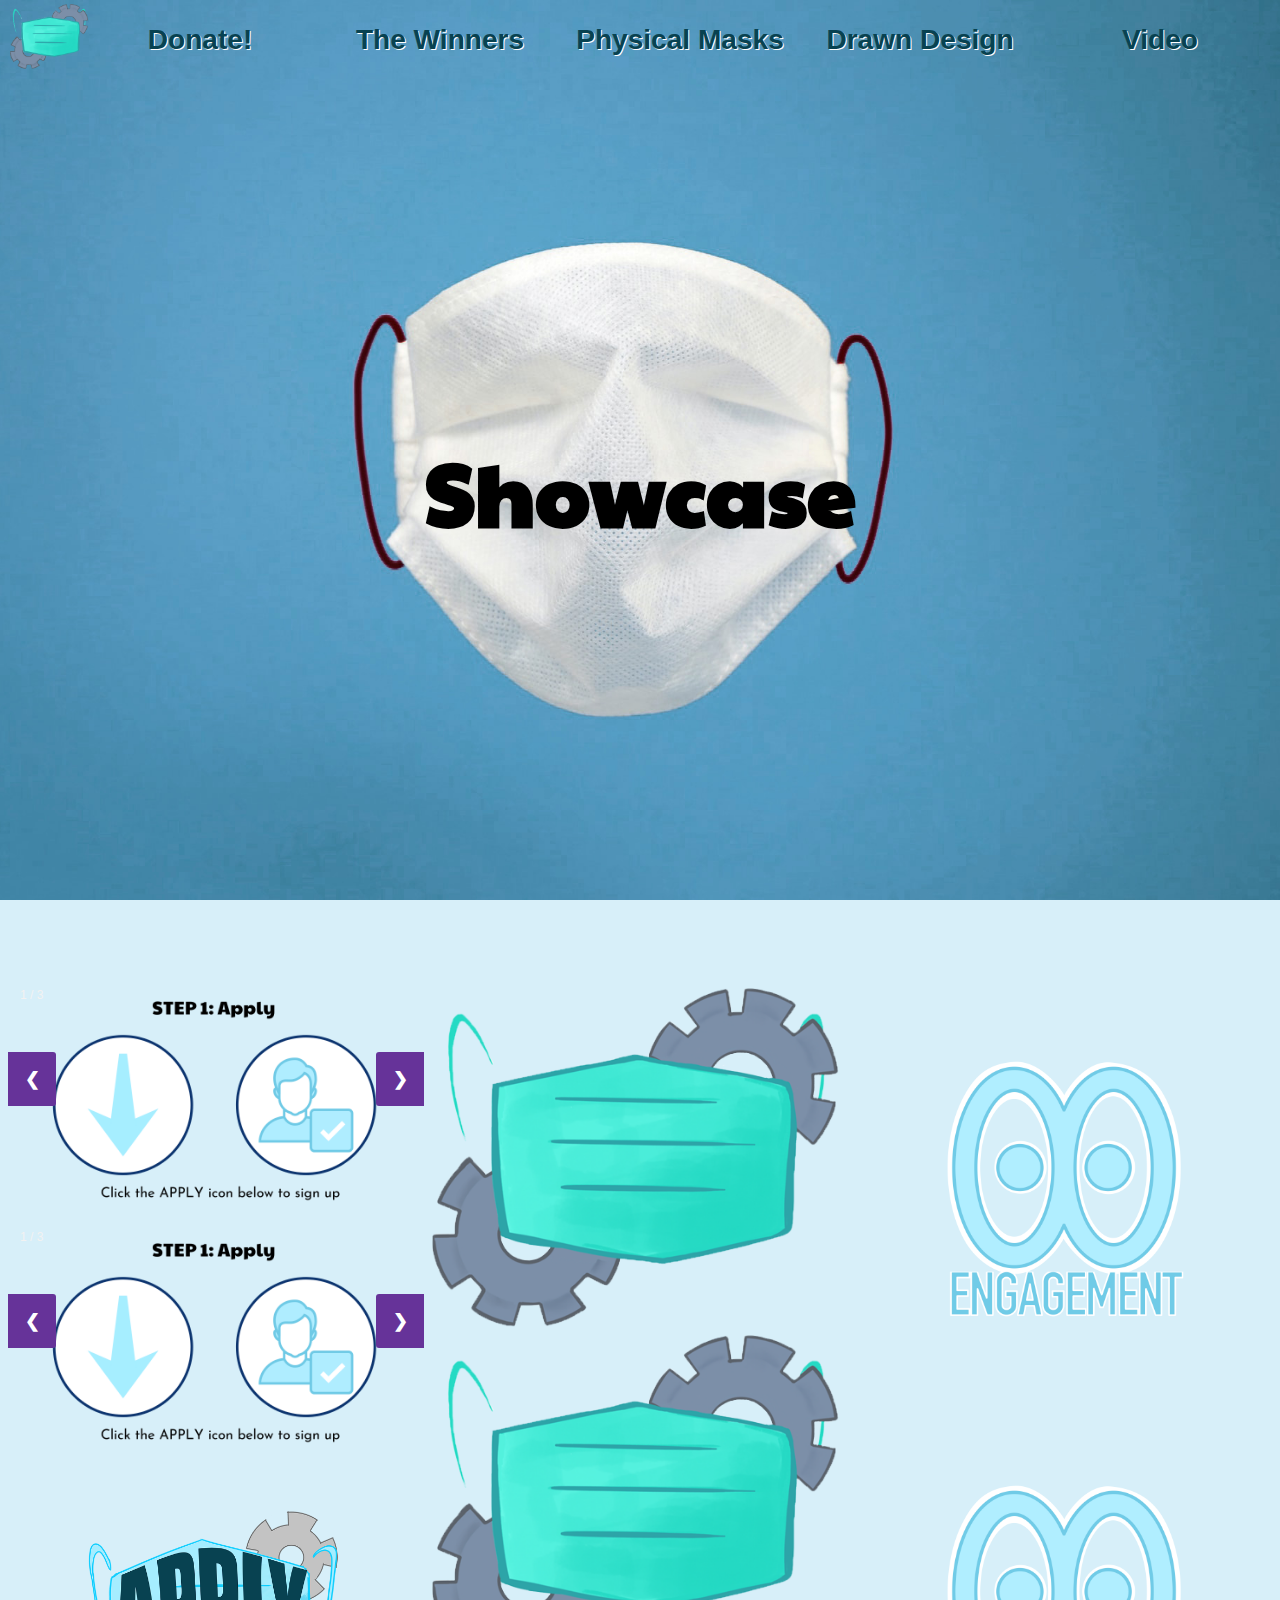
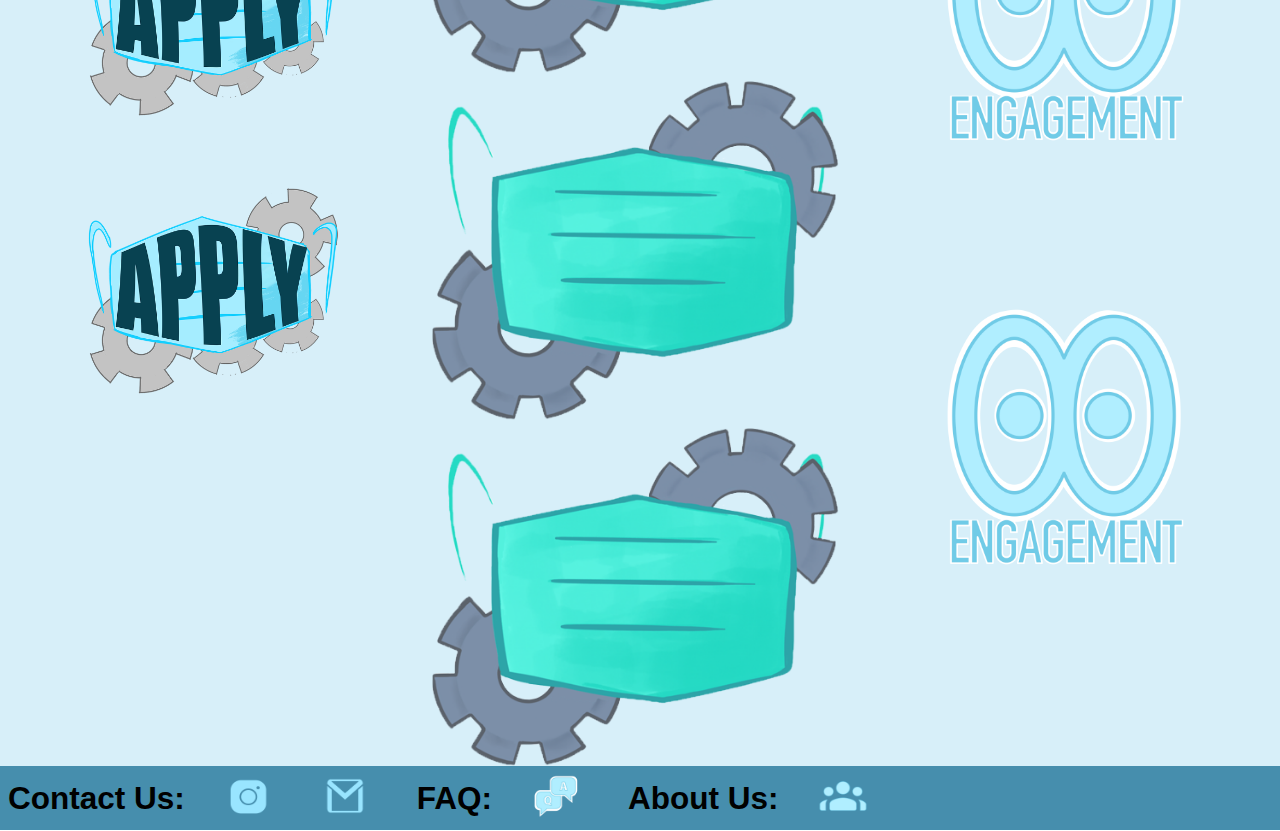
<file: showcasephys.html>
<!DOCTYPE HTML>
<html lang="en">
	<head>
		<title>Masks Matter</title>
		<!-- <meta name="viewport" content="width=device-width,initial-scale=1.0"> -->
		<link rel="icon" href="/static/images/favicon.png" type="image/x-icon"/>
		<link href="https://fonts.googleapis.com/css2?family=Paytone+One&display=swap" rel="stylesheet">
		<link href="https://fonts.googleapis.com/css2?family=Josefin+Sans:wght@100;400&display=swap" rel="stylesheet">
		<link href="/static/css/styles.css" rel="stylesheet" type="text/css">
		<link href="/static/css/base.css" rel="stylesheet" type="text/css">
		<link href="/static/css/totoro.css" rel="stylesheet" type="text/css">
		<link href="/static/css/showcase.css" rel="stylesheet" type="text/css">
		<link href="/static/css/lightbox2-2.11.3/dist/css/lightbox.css" rel="stylesheet" />
	</head>
	<body>
		<nav>
			<input type="checkbox" name="simple" id="simple">
			<label for="simple" id="switch"><span></span></label>
			<div><a href="video.html"><h3>Video</h3></a></div>
			<div><a href="drawingmask.html"><h3>Drawn Design</h3></a></div>
			<div><a href="physicalmask.html"><h3>Physical Masks</h3></a></div>
			<div><a href="showcasedes.html"><h3>The Winners</h3></a></div>
			<div><a target="_blank"href="https://www.gofundme.com/f/MMSF-Supplies-for-Essential-Workers-Businesses?utm_medium=copy_link&utm_source=customer&utm_campaign=p_lico+share-sheet+expWdC"><h3>Donate!</h3></a></div>
			<div><a href="index.html"><h3><img id="home" src="/static/images/cleanedlogo.png" alt="Home"></h3></a></div>
		</nav>
		<header>
			<h1>Showcase</h1>
		</header>

		<main>
			<!-- CREATE DIV BANNER FOR FIRST AND SECOND PLACE -->
			<div></div>
			<div></div>

			<div class="row">
				<!-- images -->
				<div class="column">
					<div class="slideshow-container fadein">
						<div class="mySlides fade">
							<div class="numbertext">1 / 3</div>
							<a class="example-image-link" href="/static/images/1.png" data-lightbox="example-1" data-title="Hi my name is Ayaka and I like coffee ice cream"><img class="example-image" src="/static/images/1.png" alt="image-1" /></a>
						</div>

						<div class="mySlides fade">
							<div class="numbertext">2 / 3</div>
							<a class="example-image-link" href="/static/images/1.png" data-lightbox="example-1" data-title="Hi my name is Ayaka and I like coffee ice cream"><img class="example-image" src="/static/images/1.png" alt="image-1" /></a>
						</div>

						<div class="mySlides fade">
							<div class="numbertext">3 / 3</div>
							<a class="example-image-link" href="/static/images/1.png" data-lightbox="example-1" data-title="Hi my name is Ayaka and I like coffee ice cream"><img class="example-image" src="/static/images/1.png" alt="image-1" /></a>
						</div>

						<div class="prev" onclick="plusSlides(-1, this)">&#10094;</div>
						<div class="next" onclick="plusSlides(1, this)">&#10095;</div>
					</div>
					<div class="slideshow-container fadein">
						<div class="mySlides fade">
							<div class="numbertext">1 / 3</div>
							<img src="/static/images/1.png" style="width:100%">
						</div>

						<div class="mySlides fade">
							<div class="numbertext">2 / 3</div>
							<a class="example-image-link" href="/static/images/1.png" data-lightbox="example-1" data-title="Hi my name is Ayaka and I like coffee ice cream"><img class="example-image" src="/static/images/1.png" alt="image-1" /></a>
						</div>

						<div class="mySlides fade">
							<div class="numbertext">3 / 3</div>
							<a class="example-image-link" href="/static/images/1.png" data-lightbox="example-1" data-title="Hi my name is Ayaka and I like coffee ice cream"><iframe class="showcasevid" width="560" height="315" src="https://www.youtube.com/embed/6l1A_CZLfLc" frameborder="0" allow="accelerometer; autoplay; encrypted-media; gyroscope; picture-in-picture" allowfullscreen style="width:100%"></iframe></a>

						</div>

						<div class="prev" onclick="plusSlides(-1, this)">&#10094;</div>
						<div class="next" onclick="plusSlides(1, this)">&#10095;</div>
					</div>
					<img src="/static/images/apply.png">
					<img src="/static/images/apply.png">
				</div>
				<div class="column">
					<img src="/static/images/cleanedlogo.png">
					<img src="/static/images/cleanedlogo.png">
					<img src="/static/images/cleanedlogo.png">
					<img src="/static/images/cleanedlogo.png">
				</div>
				<div class="column">
					<img src="/static/images/engagement.PNG">
					<img src="/static/images/engagement.PNG">
					<img src="/static/images/engagement.PNG">
				</div>
			</div>
		</main>
		<footer>
			<h2>Contact Us:</h2>
			<a target="_blank" href="https://www.instagram.com/masksmattersf/"><img class="instagram" src="/static/images/instagram.PNG" alt="Instagram"></a>
			<a target="_blank" href="mailto:masksmattersf@gmail.com"><img class="instagram" src="/static/images/email.PNG" alt="Mail"></a>
			<h2>FAQ:</h2>
			<a href="faq.html"><img class="instagram" src="/static/images/borderQA.PNG" alt="Instagram"></a>
			<h2>About Us:</h2>
			<a href="aboutus.html"><img class="instagram" src="/static/images/team.PNG" alt="Instagram"></a>
		</footer>
		<script src="https://code.jquery.com/jquery-3.5.1.min.js" integrity="sha256-9/aliU8dGd2tb6OSsuzixeV4y/faTqgFtohetphbbj0=" crossorigin="anonymous"></script>
		<script src="/static/js/fadein.js"></script>
		<script src="/static/js/slides.js"></script>
		<script src="/static/css/lightbox2-2.11.3/dist/js/lightbox-plus-jquery.min.js"> </script>
		
	</body>

</html>
</file>
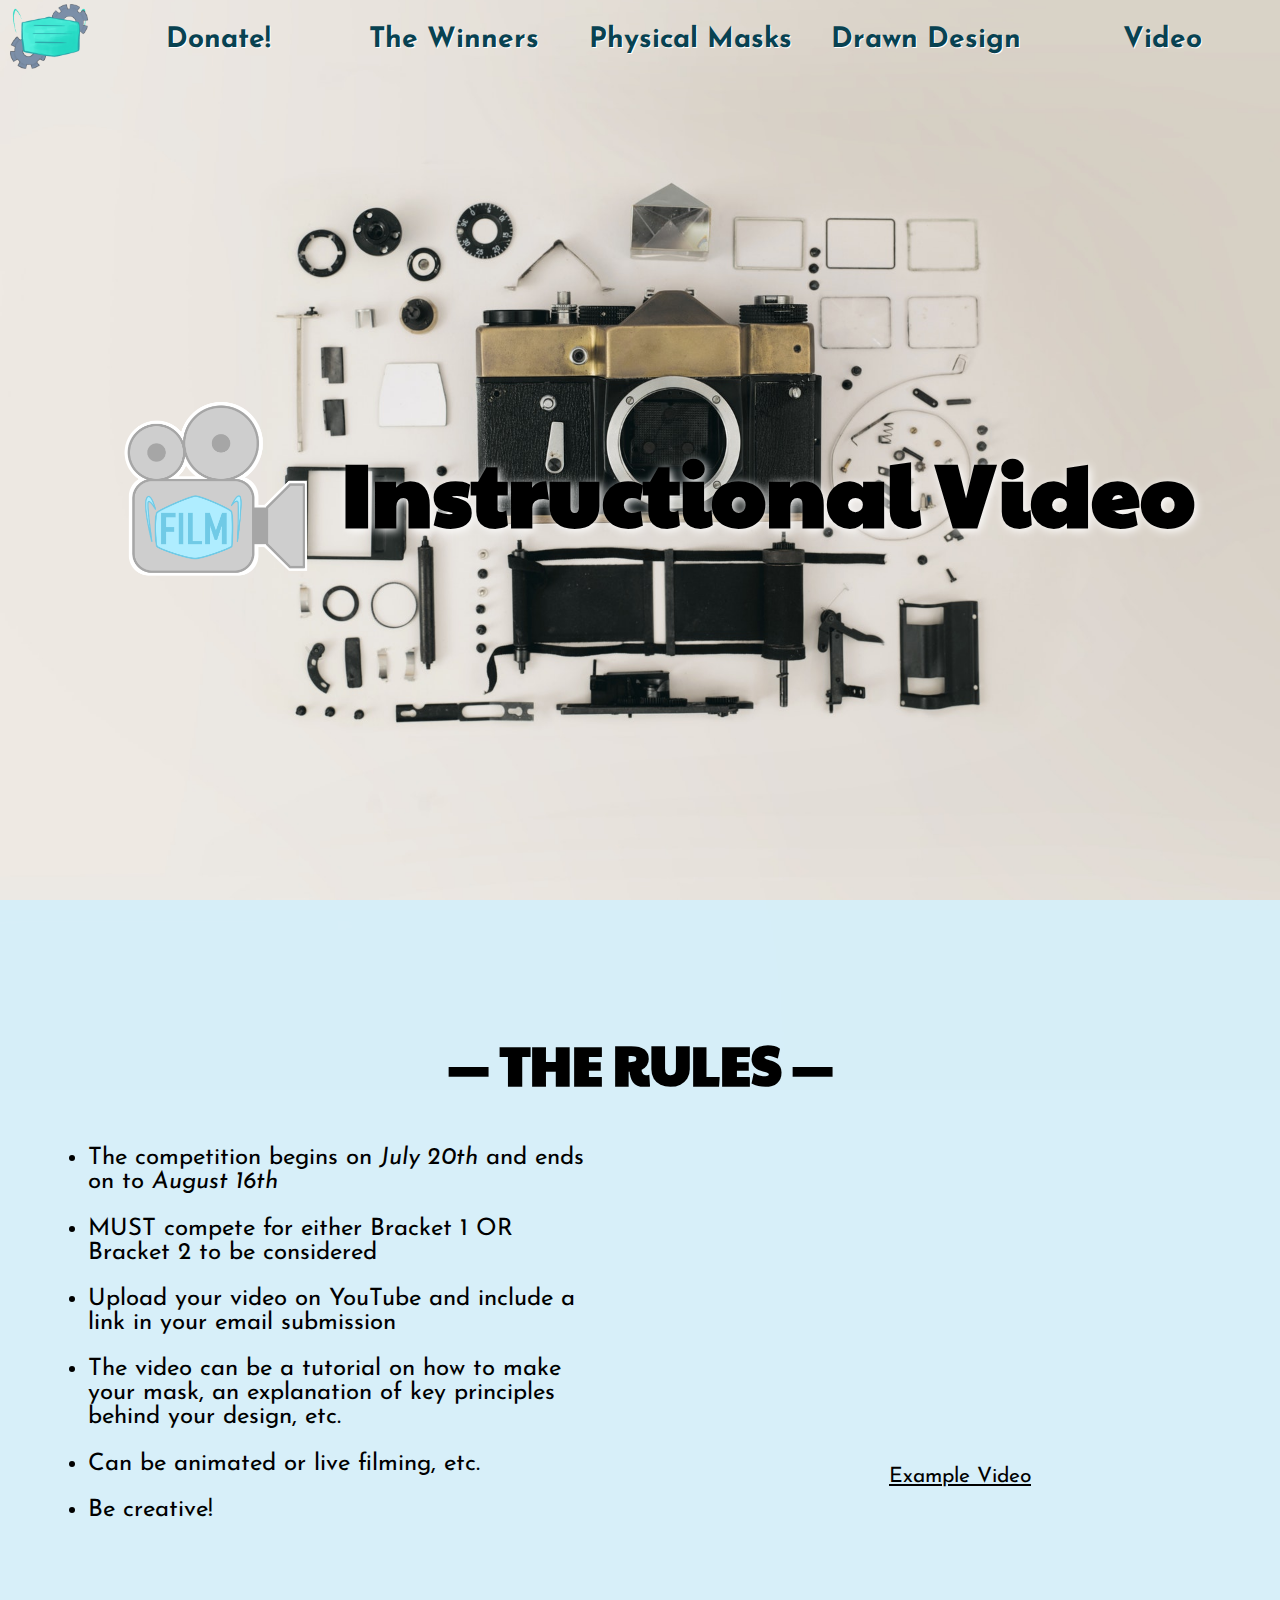
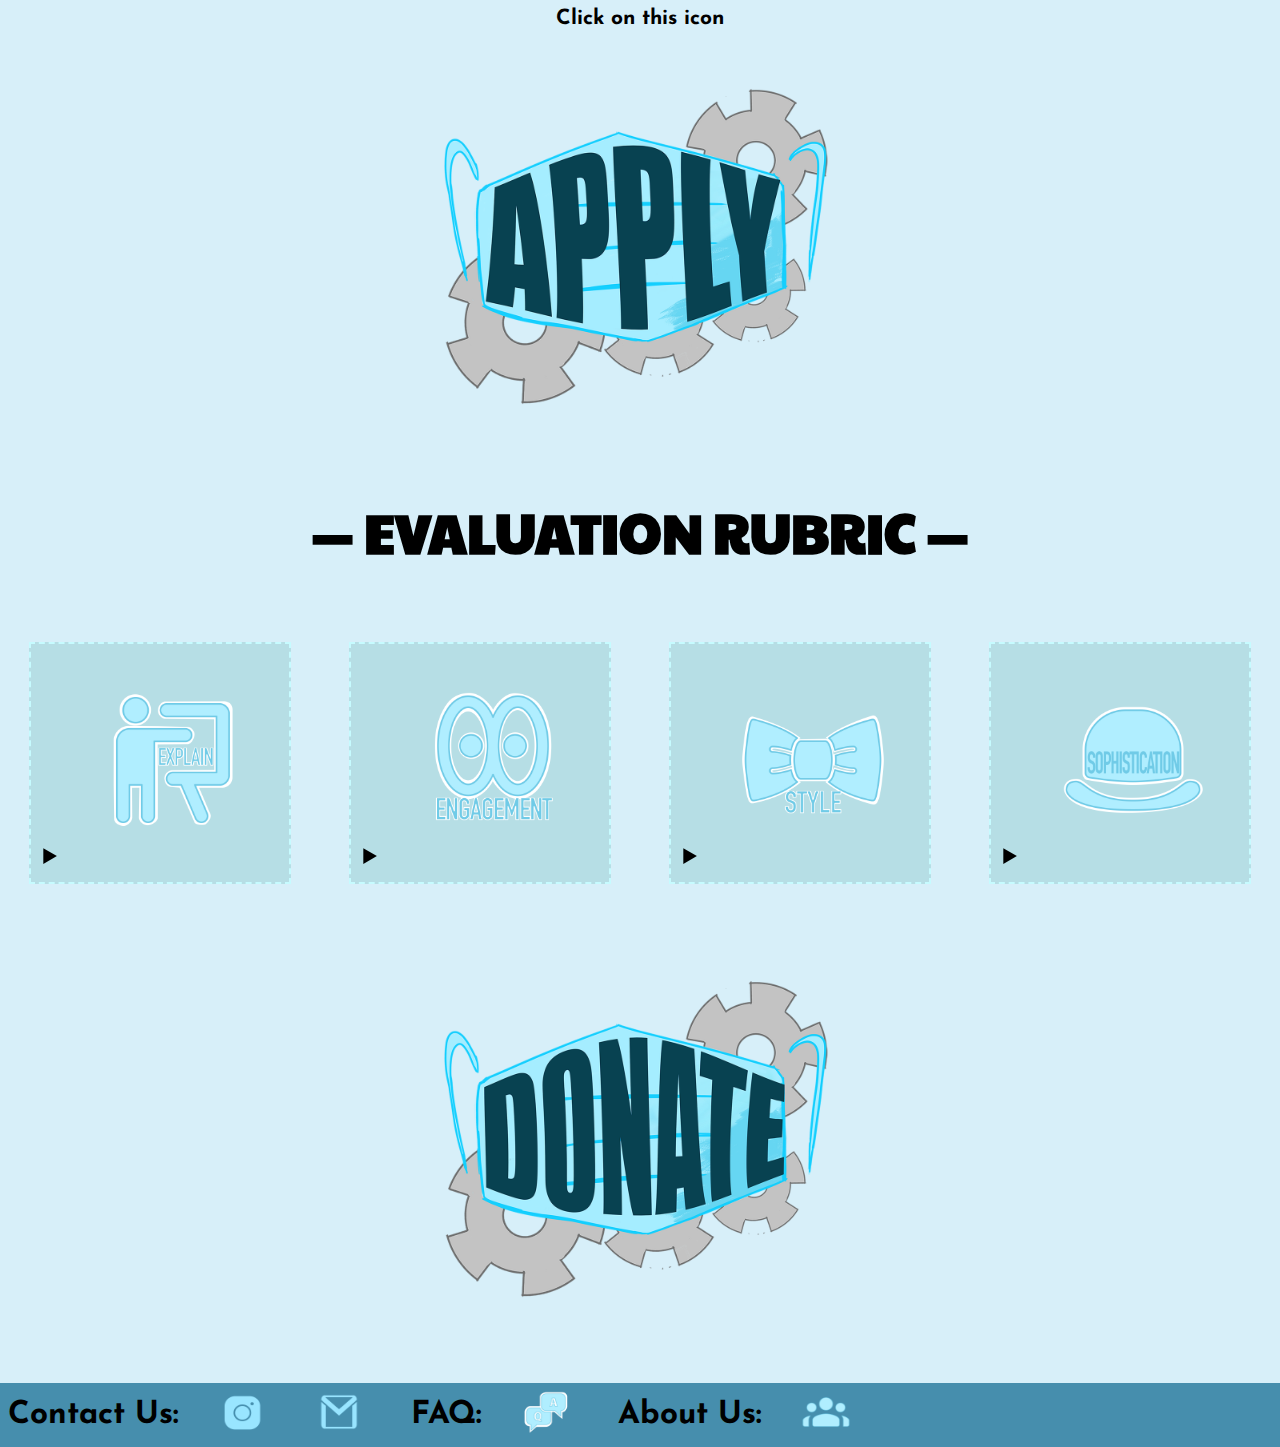
<file: video.html>
<!DOCTYPE HTML>
<html lang="en">
	<head>
		<title>Masks Matter</title>
		<!-- 	<meta name="viewport" content="width=device-width,initial-scale=1.0"> -->
		<link rel='icon' href='/static/images/favicon.png' type='image/x-icon'/>
		<link href="https://fonts.googleapis.com/css2?family=Paytone+One&display=swap" rel="stylesheet">
		<link href="https://fonts.googleapis.com/css2?family=Josefin+Sans:wght@100;400&display=swap" rel="stylesheet">
		<link href="/static/css/base.css" rel="stylesheet" type="text/css">
		<link href="/static/css/styles.css" rel="stylesheet" type="text/css">
		<link href="/static/css/subsites.css" rel="stylesheet" type="text/css">
		<link href="/static/css/video.css" rel="stylesheet" type="text/css">
	</head>
	<body>
		<nav>
			<input type="checkbox" name="simple" id="simple">
			<label for="simple" id="switch"><span></span></label>
			<div><a href="video.html"><h3>Video</h3></a></div>
			<div><a href="drawingmask.html"><h3>Drawn Design</h3></a></div>
			<div><a href="pshysicalmask.html"><h3>Physical Masks</h3></a></div>
			<div><a href="showcasedes.html"><h3>The Winners</h3></a></div>
			<div><a target="_blank"href="https://www.gofundme.com/f/MMSF-Supplies-for-Essential-Workers-Businesses?utm_medium=copy_link&utm_source=customer&utm_campaign=p_lico+share-sheet+expWdC"><h3>Donate!</h3></a></div>
			<div><a href="index.html"><h3><img id="home" src="/static/images/cleanedlogo.png" alt="Home"></h3></a></div>
		</nav>
		<header>
			<img src="/static/images/video.PNG"><h1>Instructional Video</h1>
		</header>

		<main>
			<h2 class="subtitles">— THE RULES —</h2>
			<div class="fadein spaceonsameline therules">
				<ul id="video">
					<li>The competition begins on <i>July 20th</i> and ends on to <i>August 16th</i></li>
					<li>MUST compete for either Bracket 1 OR Bracket 2 to be considered</li>
					<li>Upload your video on YouTube and include a link in your email submission</li>
					<li>The video can be a tutorial on how to make your mask, an explanation of key principles behind your design, etc.</li>
					<li>Can be animated or live filming, etc.</li>
					<li>Be creative!</li>
				</ul>
				<div>
					<iframe id="examplevid" width="560" height="315" src="https://www.youtube.com/embed/6l1A_CZLfLc" frameborder="0" allow="accelerometer; autoplay; encrypted-media; gyroscope; picture-in-picture" allowfullscreen></iframe>
					<figcaption class="fadein"><u>Example Video</u></figcaption>
				</div>
			</div>
			<br>
			<br>
			<br>
			<div class="fadein">
				<figcaption><b>Click on this icon</b></figcaption>
				<a target="_blank" href="https://docs.google.com/forms/d/e/1FAIpQLScsT2CWmPeAeOIiQAeZ7pk1hlon7UAqh4jieAmbpfq4y2hZqA/viewform">
					<img id="apply" class="imagelink getbigger" src="/static/images/apply.png" alt="Apply Here!"></a>
			</div>
			<h2 class="subtitles">— EVALUATION RUBRIC —</h2>
			<div class="fadein">
				<ol id="criteria">
					<details>
						<summary>
							<img src="/static/images/explain.PNG" class="evalicon" alt="Home">
						</summary>
						<div>
							<ol class="guidelines">
								<li>Worth 20%</li>
								<li>The vacuum, flour, and starch test. See how much flour/starch is sucked up by the vacuum through the mask</li>
								<li>Wash test. See whether the integrity of the mask can withstand a hand wash or machine wash</li>
								<li>More tests TBA</li>
							</ol>
						</div>
					</details>
					<details>
						<summary>
							<img class="evalicon" src="/static/images/engagement.PNG" alt="Home">
						</summary>
						<div>
							<ol class="guidelines">
								<li>Worth 45%</li>
								<li>The explanation can be verbal, visual, and written</li>
								<li>This may also come in the form of a video caption</li>
							</ol>
						</div>
					</details>
					<details>
						<summary>
							<img class="evalicon" src="/static/images/style.PNG" alt="Home">
						</summary>
						<div>
							<ol class="guidelines">
								<li>Worth 20%</li>
								<li>How you are able to showcase your personal originality and technique</li>
							</ol>
						</div>
					</details>
					<details>
						<summary>
							<img class="evalicon" src="/static/images/sophistication.PNG" alt="Home">
						</summary>
						<div>
							<ol class="guidelines">
								<li>Worth 15%</li>
								<li>Questions to consider</li>
								<li>How clean and well-executed is the editing?</li>
								<li>Clarity of audio/visuals</li>
							</ol>
						</div>
					</details>
				</ol>
			</div>
			<br>

			<div id="donate">
				<a target="_blank" href="https://www.gofundme.com/f/MMSF-Supplies-for-Essential-Workers-Businesses?utm_medium=copy_link&utm_source=customer&utm_campaign=p_lico+share-sheet+expWdC">
					<img class="fadein getbigger imagelink" src="/static/images/dooonut.png" alt="Donate Here!">
				</a>
			</div>
			<br>
			<br>
		</main>
		<footer>
			<h2>Contact Us:</h2>
			<a target="_blank" href="https://www.instagram.com/masksmattersf/"><img class="instagram" src="/static/images/instagram.PNG" alt="Instagram"></a>
			<a target="_blank" href="mailto:masksmattersf@gmail.com"><img class = "instagram" src="/static/images/email.PNG" alt="Mail"></a>
			<h2>FAQ:</h2>
			<a  href="faq.html"><img class="instagram" src="/static/images/borderQA.PNG" alt="Instagram"></a>
			<h2>About Us:</h2>
			<a href="aboutus.html"><img class="instagram" src="/static/images/team.PNG" alt="Instagram"></a>
		</footer>
		<script src="https://code.jquery.com/jquery-3.5.1.min.js" integrity="sha256-9/aliU8dGd2tb6OSsuzixeV4y/faTqgFtohetphbbj0=" crossorigin="anonymous"></script>
		<script src="/static/js/fadein.js"></script>
	</body>
</html>
</file>
<file: static/css/styles.css>
.border span {
	border: 4px solid #185b6d;
	padding: 1rem;
	display: inline-block;
}


/*THE WINNING SUBMISSION*/
/*The RULES*/
/*Judging Criteria*/
/*for rowing judging criteria & winning submission*/
#dates {
	font-size: 2rem;
}
#podium {
	display: flex;
	flex-direction: row;
	justify-content: space-around;
	align-items: center;
	padding: 3rem;
}
#podium * {
	margin: 0;
}

.prize {
	display: flex;
	flex-direction: column;
	justify-content: center;
	font-size: 2.1rem;
}

@media all and (max-width: 1200px){
	.prize {
		font-size: 1.7rem;
	}
}
@media all and (max-width: 720px){
	#podium {
		flex-direction: column;
		justify-content: center;
	}
	.prize{
		font-size: 1.4rem;
		padding: 1rem;
	}
}
.prize h2 {
	margin: 0;
}
#video {
	margin: 0 3rem;
}
/*Dropbox*/
#maillink {
	text-decoration: none;
	color: #0082de;
}
details {
	padding: .5em .5em 0;
}

summary {
	font-weight: bold;
	margin: 1rem 1rem;
	padding: .5em;
	outline: none;
	border: 2px dashed #c6fbff;
	align-items: center;
}

details[open] {
	padding: .5em;
}

details[open] summary {
	margin-bottom: .5em;
}
ol {
	font-size: 1.5rem;
	text-align: left;
}
ol li{
	margin-bottom: 1.4rem;
}
ul{
	font-size: 1.2rem;
	text-align: center;
}
li{
	display: inline-block;
	width: 100%
}

.iconflex {
	display: flex;
	flex-direction: row;
	justify-content: space-around;
	align-items: center;
}
.icons {
	width: 25rem;
}
@media all and (max-width: 1340px){
	.icons{
		width: 17rem;
	}
}
@media all and (max-width: 940px){
	.iconflex {
		flex-direction: column;
		justify-content: center;
		align-items: center;
		padding: 1rem;
	}
	.icons {
		width: 55%;
	}
}
.icondiv {
	padding: 1rem;
}
.subcap {
	padding-bottom: 1rem;
}
/*Having the list and video on the same line*/
/*EXAMPLE VIDEO*/
/*Affects Design Criteria and Submission Guidelines*/
.spaceonsameline {
	display: flex;
	flex-direction: row;
	justify-content: space-around;
	text-align: center;
}
iframe, #examplevid {
	margin-right: 3rem;
	min-width: 37rem;
}
figcaption {
	text-align: center;
}
figcaption span {
	padding: .5rem;
	display: inline-block;
}

@media all and (max-width: 1150px){
	.spaceonsameline {
		flex-direction: column;
		justify-content: center;
		align-items: center;
		margin-left: 1.4rem;
		margin-right: 1.2rem;
	}
	iframe, #examplevid{
		min-width: 23rem !important;
		width: 100% !important;
		margin: 0;
	}
}

/*DONATE AND APPLY HERE ICON*/
#donate {
	text-align: center;
	font-size: 18px;
}
#apply {
	/*margin-top: -60px;*/
	max-width: 700px;
}
.gitbigger {
	transition: transform .2s; /* Animation */
	margin: 10rem;
	/*	overflow-x: hidden;*/
}
.getbigger:hover {
	transform: scale(1.2); /* (150% zoom - Note: if the zoom is too large, it will go outside of the viewport) */
}
/*when shrinking and making image that holds link*/
.imagelink {
	width: 40rem;
}
@media all and (max-width: 850px){
	.imagelink {
		width: 80%;
		height: 90%;
	}
}
@media all and (max-width: 650px){
	.imagelink {
		width: 80%;
	}
}
/*text under donate*/
#afterdonate{
	text-align: center;
	font-size: 1.6rem;
}
#smallicon {
	width: 10px;
}
/*RENAME APPLICATION METHODS AS COMPETITION BRACKETS*/
.evalicon {
	width: 20rem;
}
#criteria {
	display: flex;
	flex-direction: row;
	justify-content: center;
	align-items: flex-start;
	width: 100%;
	margin: 0;
	padding: 0;
	flex-wrap: wrap;
}
@media all and (max-width: 1164px){
	#criteria {
		flex-direction: column;
		justify-content: center;
		align-items: center;
		margin: 0;
	}
	.evalicon {
		width: 13rem;
	}
}
</file>
<file: static/css/base.css>
body {
	background-image: url("../images/isthisitchief.jpg");
	background-repeat: no-repeat;
	background-size: cover;
	background-attachment: fixed;
	background-position: center center;
	margin: 0px;
	padding: 0px;
	font-family: "Josefin Sans", sans-serif;
	text-align: center;
	font-size: 21px;
}

/*Nav bar*/
nav {
	margin: 0px;
	display: flex;
	font-size: 1.5rem;
	flex-direction: row-reverse;
	justify-content: space-around;
	align-content: center;
	height: 5rem;
	padding: 0;
	list-style: none;
}
nav div {
	/*background-color: #C6FBFF;*/
	background-color: transparent;
	width: 100%;
	height: 5rem;
	text-align: center;
	display: flex;
	flex-direction: column;
	justify-content: center;
	align-items: center;
}
nav div::before, nav div::after{
	content: "";
	display: block;
	height: 5px;
	background-color: #444;
	width: 0%;
	transition: all ease-in-out 300ms;;
	position: relative;
	top: 0;
}
nav div:hover::before, nav div:hover::after{
	width: 100%;
}
nav a{
	width: 100%;
	text-align: center;
	text-decoration: none;
	height: 5rem;
	display: flex;
	flex-direction: column;
	justify-content: center;
	color: #084251;
	padding: 0;
}
nav h3 {
	margin: 0px;
	padding: 0;
}
nav div a {
	text-shadow: 1px 1px #FFF;
}
nav div:last-child {
	max-width: 80px;
	padding: 0 10px;
}
nav div:last-child:hover::before, nav div:last-child:hover::after {
	width: 0%;
}
#home {
	max-width: 80px;
	max-height: 75px;
}
#simple ,#switch{
	display: none;
}
@media all and (max-width: 650px) {
	nav {
		font-size: 1.1rem;
		flex-direction: column-reverse;
		align-items: center;
		height: auto !important;
		padding: 0;
	}
	nav div, nav div a {
		width: 100%;
		max-width: 100% !important;
		padding: 0 !important;
	}
	#switch{
		display: flex;
	}
	#simple ~ div {
		display: flex;
		transition: transform .5s, height .5s; /* Animation */
	}
	#simple:checked ~ div {
		transform: scale(0);
		height: 0;
	}
	#simple + label span{
		background-color: #C6FBFF;
		display: flex;
		flex-direction: column;
		align-items: center;
		padding-top: 0.3rem;
		width: 5rem;
		height: 2rem;
		border-radius: 0 0 1rem 1rem;
	}
	#simple + label span::after{
		content: "V";
		font-family: Arial;
		font-weight: bold;
		transform: rotate(180deg) scaleX(-1);
	}
	#simple:checked + label span::after{
		transform: rotate(0deg) scaleX(-1);
	}
}
@media all and (max-width: 1015px) {
	nav {
		font-size: 1.3rem;
	}
}
@media all and (max-width: 1148px) {
	nav {
		font-size: 1.4rem;
	}
}

/*Header Title + Logo*/
header {
	display: flex;
	height: calc(100vh - 5rem);
	flex-direction: row;
	justify-content: center;
	align-items: center;
}

header h1 {
	font-size: 5.5rem;
	margin: 0;
	font-family: "Paytone One", sans-serif;
	text-align: center;
}

header img {
	display: block;
	width: 16rem;
	margin: 1rem 0rem;
}

@media all and (max-width: 962px) {
	header {
		flex-direction: column;
	}
	header img {
		width: 14rem;
		margin-bottom: 0;
	}
	header h1 {
		font-size: 4.5rem;
		text-align: center;
		line-height: 5rem;
	}
}

main {
	padding-top: 5rem;
	/*background-image: url("/static/images/mountain.png");*/
	background-color: #d5eef9f2;
	background-repeat: no-repeat;
	background-size: cover;
}

/*Subtitles*/
.subtitles {
	font-size: 3.4rem;
	font-family: "Paytone One", sans-serif;
	color: black;
}

/*Footer*/
footer {
	background-color: #468ead;
	height: 4rem;
	display: flex;
	flex-direction: row;
	justify-content: flex-start;
	align-items: center;
}
footer h2{
	margin:0rem 2rem 0 .5rem;
}
.instagram {
	padding-bottom: 0rem;
	margin-right:2rem;
	width:4rem;
	height: 60px;
}

@media all and (max-width: 948px) {
	.instagram {
		margin-right: .5rem;
	}

	footer h2 {
		margin-left: .15rem;
		margin-right: .5rem;
	}

	@media all and (max-width: 705px) {
		.instagram {
			width: 2.6rem;
			height:45px;
		}

		footer h2 {
			font-size: 1.6rem;
		}
	}
	/*Animation via JS*/
	.fadein {
		opacity: 0;
	}
}
</file>
<file: static/css/totoro.css>
/* {box-sizing: border-box}

/* Slideshow container */
/*.slideshow-container {
  max-width: 1000px;
  position: relative;
  margin: 2rem auto auto;
}*/

/* Hide the images by default */
/*.mySlides {
  display: none;
}
*/
/* Next & previous buttons */
/*.prev, .next {
  cursor: pointer;*/
  /*position: absolute;*/
  /*top: 50%;
  width: auto;
  margin-top: -22px;
  padding: 16px;
  color: white;
  font-weight: bold;
  font-size: 18px;
  transition: 0.6s ease;
  border-radius: 0 3px 3px 0;
  user-select: none;
}
*/
/* Position the "next button" to the right */
/*.next {
  right: 0;
  border-radius: 3px 0 0 3px;
}*/

/* On hover, add a black background color with a little bit see-through */
/*.prev:hover, .next:hover {
  background-color: rgba(0,0,0,0.8);
}*/

/* Caption text */
/*.text {
  color: #f2f2f2;
  font-size: 15px;
  padding: 8px 12px;
  position: absolute;
  bottom: 8px;
  width: 100%;
  text-align: center;
}*/

/* Number text (1/3 etc) *//*
.numbertext {
  color: #f2f2f2;
  font-size: 12px;
  padding: 8px 12px;
  position: absolute;
  top: 0;
}
*/
/* The dots/bullets/indicators */
/*.dot {
  cursor: pointer;
  height: 15px;
  width: 15px;
  margin: 0 2px;
  background-color: #bbb;
  border-radius: 50%;
  display: inline-block;
  transition: background-color 0.6s ease;
}

.active, .dot:hover {
  background-color: #717171;
}
*/
/* Fading animation */
/*.fade {
  -webkit-animation-name: fade;
  -webkit-animation-duration: 1.5s;
  animation-name: fade;
  animation-duration: 1.5s;
}

@-webkit-keyframes fade {
  from {opacity: .4}
  to {opacity: 1}
}

@keyframes fade {
  from {opacity: .4}
  to {opacity: 1}
}
#dots {
  margin-bottom: 5rem;
}
*/
* {box-sizing:border-box}
body {font-family: Verdana,sans-serif;margin:0}
.mySlides {display:none}

/* Slideshow container */
.slideshow-container {
  max-width: 1000px;
  position: relative;
  margin: auto;
}

/* Next & previous buttons */
.prev, .next {
  cursor: pointer;
  position: absolute;
  top: 50%;
  width: 3rem;
  padding: 16px;
  margin-top: -22px;
  color: white;
  font-weight: bold;
  font-size: 18px;
  transition: 0.6s ease;
  border-radius: 0 3px 3px 0;
  transform: translateY(-50%);
  background-color: rebeccapurple;
    /*#57adad42;*/
}

/* Position the "next button" to the right */
.next {
  right: 0;
  border-radius: 3px 0 0 3px;
}

/* On hover, add a black background color with a little bit see-through */
.prev:hover, .next:hover {
  background-color: rgba(0,0,0,0.8);
}

/* Caption text */
.text {
  color: #f2f2f2;
  font-size: 15px;
  padding: 8px 12px;
  position: absolute;
  bottom: 8px;
  width: 100%;
  text-align: center;
}

/* Number text (1/3 etc) */
.numbertext {
  color: #f2f2f2;
  font-size: 12px;
  padding: 8px 12px;
  position: absolute;
  top: 0;
}

/* The dots/bullets/indicators */
.dot {
  cursor:pointer;
  height: 13px;
  width: 13px;
  margin: 0 2px;
  background-color: #bbb;
  border-radius: 50%;
  display: inline-block;
  transition: background-color 0.6s ease;
}

.active, .dot:hover {
  background-color: #717171;
}

/* Fading animation */
.fade {
  -webkit-animation-name: fade;
  -webkit-animation-duration: 1.5s;
  animation-name: fade;
  animation-duration: 1.5s;
}

@-webkit-keyframes fade {
  from {opacity: .4}
  to {opacity: 1}
}

@keyframes fade {
  from {opacity: .4}
  to {opacity: 1}
}

/* On smaller screens, decrease text size */
@media only screen and (max-width: 300px) {
  .prev, .next,.text {font-size: 11px}
}
</file>
<file: base.css>
body {
	background-image: url("images/mountain.png");
	background-size: cover;
	background-repeat: no-repeat;
	margin: 0px;
	padding: 0px;
	font-family: "Josefin Sans", sans-serif;
	text-align: center;
	font-size: 21px;
}

/*Nav bar*/
nav {
	margin: 0px;
	display: flex;
	font-size: 1.5rem;
	flex-direction: row-reverse;
	justify-content: space-around;
	align-content: center;
	height: 5rem;
	padding: 0;
	list-style: none;
}
nav li {
	background-color: #c6fbff;
	width: 100%;
	height: 5rem;
	text-align: center;
	display: flex;
	flex-direction: column;
	justify-content: center;
	align-items: center;
}
nav li::before, nav li::after{
	content: "";
	display: block;
	height: 5px;
	background-color: #444;
	width: 0%;
	transition: all ease-in-out 300ms;;
	position: relative;
	top: 0;
}
nav li:hover::before, nav li:hover::after{
	width: 100%;
}
nav a{
	width: 100%;
	text-align: center;
	text-decoration: none;
	height: 5rem;
	display: flex;
	flex-direction: column;
	justify-content: center;
	color: #084251;
	padding: 0;
}
nav a:hover {
	color: black;
}
nav h3 {
	margin: 0px;
	padding: 0;
}
nav li:last-child {
	max-width: 80px;
	padding: 0 10px;
}
nav li:last-child:hover::before, nav li:last-child:hover::after{
	width: 0%;
}
#home {
	max-width: 80px;
	max-height: 75px;
}
#simple ,#switch{
	display: none;
}
@media all and (max-width: 650px) {
	nav {
		font-size: 1.1rem;
		flex-direction: column-reverse;
		align-items: center;
		height: auto !important;
		padding: 0;
	}
	nav li, nav li a {
		width: 100%;
		max-width: 100% !important;
		padding: 0 !important;
	}
	#switch{
		display: flex;
	}
	#simple ~ li{
		display: flex;
		transition: transform .5s, height .5s; /* Animation */
	}
	#simple:checked ~ li{
		transform: scale(0);
		height: 0;
	}
	#simple+label span{
		background-color: #c6fbff;
		display: flex;
		flex-direction: column;
		align-items: center;
		padding-top: 0.3rem;
		width: 5rem;
		height: 2rem;
		border-radius: 0 0 1rem 1rem;
	}
	#simple+label span::after{
		content: "V";
		font-family: Arial;
		font-weight: bold;
		transform: rotate(180deg) scaleX(-1);
	}
	#simple:checked +label span::after{
		transform: rotate(0deg) scaleX(-1);
	}
}
@media all and (max-width: 1015px) {
	nav {
		font-size: 1.3rem;
	}
}
@media all and (max-width: 1148px) {
	nav {
		font-size: 1.4rem;
	}
}

/*Header Title + Logo*/
header {
	display: flex;
	flex-direction: row;
	justify-content: center;
	align-items: center;
}

header h1 {
	font-size: 5.5rem;
	margin: 0;
	font-family: "Paytone One", sans-serif;
	text-align: center;
}

header img {
	display: block;
	width: 16rem;
	margin: 1rem 0rem;
}

@media all and (max-width: 962px) {
	header {
		flex-direction: column;
	}
	header img {
		width: 14rem;
		margin-bottom: 0;
	}
	header h1 {
		font-size: 4.5rem;
		text-align: center;
		line-height: 5rem;
	}
}

/*Subtitles*/
.subtitles {
	font-size: 3.4rem;
	font-family: "Paytone One", sans-serif;
	color: black;
}

/*Footer*/
footer {
	background-color: #137d97;
	height: 4rem;
	display: flex;
	flex-direction: row;
	justify-content: flex-start;
	align-items: center;
}
footer h2{
	margin:0rem 2rem 0 .5rem;

}
.instagram {
	padding-bottom: 0rem;
	margin-right:2rem;
	width:4rem;
	height: 60px;
}

@media all and (max-width: 948px) {
	.instagram {
		margin-right: .5rem;
	}

	footer h2 {
		margin-left: .15rem;
		margin-right: .5rem;
	}

	@media all and (max-width: 705px) {
		.instagram {
			width: 2.6rem;
			height:45px;
		}

		footer h2 {
			font-size: 1.6rem;
		}
	}
	/*Animation via JS*/
	.fadein {
		opacity: 0;
	}
}
</file>
<file: styles.css>
.border span {
	border: 4px solid #185b6d;
	padding: 1rem;
	display: inline-block;
}


/*THE WINNING SUBMISSION*/
/*The RULES*/
/*Judging Criteria*/
/*for rowing judging criteria & winning submission*/
#dates {
	font-size: 2rem;
}
#podium {
	display: flex;
	flex-direction: row;
	justify-content: space-around;
	align-items: center;
	padding: 3rem;
}
#podium * {
	margin: 0;
}

.prize {
	display: flex;
	flex-direction: column;
	justify-content: center;
	font-size: 2.1rem;
}

@media all and (max-width: 1200px){
	.prize {
		font-size: 1.7rem;
	}
}
@media all and (max-width: 720px){
	#podium {
		flex-direction: column;
		justify-content: center;
	}
	.prize{
		font-size: 1.4rem;
		padding: 1rem;
	}
}
.prize h2 {
	margin: 0;
}
#video {
	margin: 0 3rem;
}
/*Dropbox*/
#maillink {
	text-decoration: none;
	color: #0082de;
}
details {
	padding: .5em .5em 0;
}

summary {
	font-weight: bold;
	margin: 1rem 1rem;
	padding: .5em;
	outline: none;
	border: 2px dashed #c6fbff;
	align-items: center;
}

details[open] {
	padding: .5em;
}

details[open] summary {
	margin-bottom: .5em;
}
ol {
	font-size: 1.5rem;
	text-align: left;
}
ol li{
	margin-bottom: 1.4rem;
}
ul{
	font-size: 1.2rem;
	text-align: center;
}
li{
	display: inline-block;
	width: 100%
}

.iconflex {
	display: flex;
	flex-direction: row;
	justify-content: space-around;
	align-items: center;
}
.icons {
	width: 25rem;
}
@media all and (max-width: 1340px){
	.icons{
		width: 17rem;
	}
}
@media all and (max-width: 940px){
	.iconflex {
		flex-direction: column;
		justify-content: center;
		align-items: center;
		padding: 1rem;
	}
	.icons {
		width: 55%;
	}
}
.icondiv {
	padding: 1rem;
}
.subcap {
	padding-bottom: 1rem;
}
/*Having the list and video on the same line*/
/*EXAMPLE VIDEO*/
/*Affects Design Criteria and Submission Guidelines*/
.spaceonsameline {
	display: flex;
	flex-direction: row;
	justify-content: space-around;
	text-align: center;
}
iframe, #examplevid {
	margin-right: 3rem;
	min-width: 37rem;
}
figcaption {
	text-align: center;
}
figcaption span {
	padding: .5rem;
	display: inline-block;
}

@media all and (max-width: 1150px){
	.spaceonsameline {
		flex-direction: column;
		justify-content: center;
		align-items: center;
		margin-left: 1.4rem;
		margin-right: 1.2rem;
	}
	iframe, #examplevid{
		min-width: 23rem !important;
		width: 100% !important;
		margin: 0;
	}
}

/*DONATE AND APPLY HERE ICON*/
#donate {
	text-align: center;
	font-size: 18px;
}
#apply {
	/*margin-top: -60px;*/
	max-width: 700px;
}
.gitbigger {
	transition: transform .2s; /* Animation */
	margin: 10rem;
	/*	overflow-x: hidden;*/
}
.getbigger:hover {
	transform: scale(1.2); /* (150% zoom - Note: if the zoom is too large, it will go outside of the viewport) */
}
/*when shrinking and making image that holds link*/
.imagelink {
	width: 40rem;
}
@media all and (max-width: 850px){
	.imagelink {
		width: 80%;
		height: 90%;
	}
}
@media all and (max-width: 650px){
	.imagelink {
		width: 80%;
	}
}
/*text under donate*/
#afterdonate{
	text-align: center;
	font-size: 1.6rem;
}
#smallicon {
	width: 10px;
}
/*RENAME APPLICATION METHODS AS COMPETITION BRACKETS*/
.evalicon {
	width: 20rem;
}
#criteria {
	display: flex;
	flex-direction: row;
	justify-content: center;
	align-items: flex-start;
	width: 100%;
	margin: 0;
	padding: 0;
	flex-wrap: wrap;
}
@media all and (max-width: 1164px){
	#criteria {
		flex-direction: column;
		justify-content: center;
		align-items: center;
		margin: 0;
	}
	.evalicon {
		width: 13rem;
	}
}
</file>
<file: subsites.css>
.therules ul {
	font-size: 1.5rem; 
	text-align:left;
	width: 60%;
}
.therules li{
	margin-bottom:1.4rem; 
	width: 100%;
	display: list-item;

}
@media all and (max-width:670px){
	.therules ul{
		width: 80%;
	}
	.therules li{
		width:100%;
	}
}
#criteria{
	display:flex;
	flex-direction:row;
	justify-content: space-around;
	align-items: flex-start;
}
#criteria summary {
	text-align: center;
}
.catagory {
	display:flex;
	flex-direction:column;
	justify-content: center;
	font-size: 1.5rem;
}
summary {
	background-color: #57adad42;
}
@media all and (max-width: 1640px){
	.catagory {
		font-size: 1.3rem;
	}
	.evalicon {
		width:13rem;
	}
}
@media all and (max-width: 1220px){
	#criteria {
		flex-direction:row;
		flex-wrap: wrap;
		justify-content: center;
		align-items: center;
	}
	.catagory{
		font-size: 3rem;
		font-size: 1.6rem;
		padding:1rem;
	}

}

#criteria ol {
	width: 90vw;
}

#criteria details div {
	animation-name: growDown;
	animation-fill-mode: both;
	animation-duration: 5s;
}

#criteria details[open] div {
	animation-name: growUp;
}

@keyframes growUp {
	from {
		width: 0;
		/*transform: scaleY(0);*/
		max-height: 0;
		overflow: hidden;
	}
	to {
		width: 100%;
		max-height: 100vh;
		/*transform: scaleY(1);*/
	}
}

@keyframes growDown {
	from {
		width: 100%;
		max-height: 100vh;
		/*transform: scaleY(1);*/
	}
	to {
		width: 0;
		/*transform: scaleY(0);*/
		max-height: 0;
		overflow: hidden;
	}
}
</file>
<file: static/css/faq.css>
body {
	background-image: url("../images/penpaper.jpg");
}

ol {
	padding: 0;
}

summary.question {
	margin: 4rem 2rem;
	font-size: 2rem;
}
.answer{
	margin: 4rem 2rem;
	max-width: 1050px;
	padding: 0 !important;
}
.answer li {
	font-size: 2rem;
}
#empty {
	width: 100%;
	height: 9rem;
}
@media all and (max-width: 900px){
	summary.question {
		margin: 2rem .3rem;
		font-size: 1.4rem;
	}
	.answer{
		margin: 2rem 1rem;
	}
}
</file>
<file: static/css/subsites.css>
.therules ul {
	font-size: 1.5rem;
	text-align: left;
	width: 60%;
}
.therules li{
	margin-bottom: 1.4rem;
	width: 100%;
	display: list-item;

}
@media all and (max-width: 670px){
	.therules ul{
		width: 80%;
	}
	.therules li{
		width: 100%;
	}
}
#criteria{
	display: flex;
	flex-direction: row;
	justify-content: space-around;
	align-items: flex-start;
}
#criteria summary {
	text-align: center;
}
.catagory {
	display: flex;
	flex-direction: column;
	justify-content: center;
	font-size: 1.5rem;
}
summary {
	background-color: #57adad42;
}
@media all and (max-width: 1640px){
	.catagory {
		font-size: 1.3rem;
	}
	.evalicon {
		width: 13rem;
	}
}
@media all and (max-width: 1220px){
	#criteria {
		flex-direction: row;
		flex-wrap: wrap;
		justify-content: center;
		align-items: center;
	}
	.catagory{
		font-size: 1.6rem;
		padding: 1rem;
	}

}

#criteria ol {
	width: 90vw;
}

#criteria details div {
	animation-name: growDown;
	animation-fill-mode: both;
	animation-duration: 5s;
}

#criteria details[open] div {
	animation-name: growUp;
}

@keyframes growUp {
	from {
		width: 0;
		/*transform: scaleY(0);*/
		max-height: 0;
		overflow: hidden;
	}
	to {
		width: 100%;
		max-height: 100vh;
		/*transform: scaleY(1);*/
	}
}

@keyframes growDown {
	from {
		width: 100%;
		max-height: 100vh;
		/*transform: scaleY(1);*/
	}
	to {
		width: 0;
		/*transform: scaleY(0);*/
		max-height: 0;
		overflow: hidden;
	}
}
</file>
<file: static/css/physical.css>
body {
	background-image: url("../images/physicalmask.jpg");
	background-position: center top;
}

header h1 {
	text-shadow: 2px 2px #FFF;
}

@media all and (max-width: 500px) {
	body {
		background-position: left top;
	}
}
</file>
<file: static/css/showcase.css>
/*container of images*/
.row {
	display: flex;
	flex-wrap: wrap;
	padding: 0 4px;
}

.column {
	flex: 25%;
	max-width: 50%;
	padding: 0 4px;
}

.column img {
	margin-top: 8px;
	vertical-align: middle;
	width: 100%;
}

@media screen and (max-width: 800px) {
	.column {
		flex: 50%;
		max-width: 50%;
	}
}
@media screen and (max-width: 600px) {
	.column {
		flex: 100%;
		max-width: 100%;
	}
}
#dots {
  margin-bottom: 0rem;
}
</file>
<file: static/css/video.css>
body {
	background-image: url("../images/camera.jpg");
}

header h1 {
	text-shadow: 2px 2px 10px #FFF;
}
</file>
